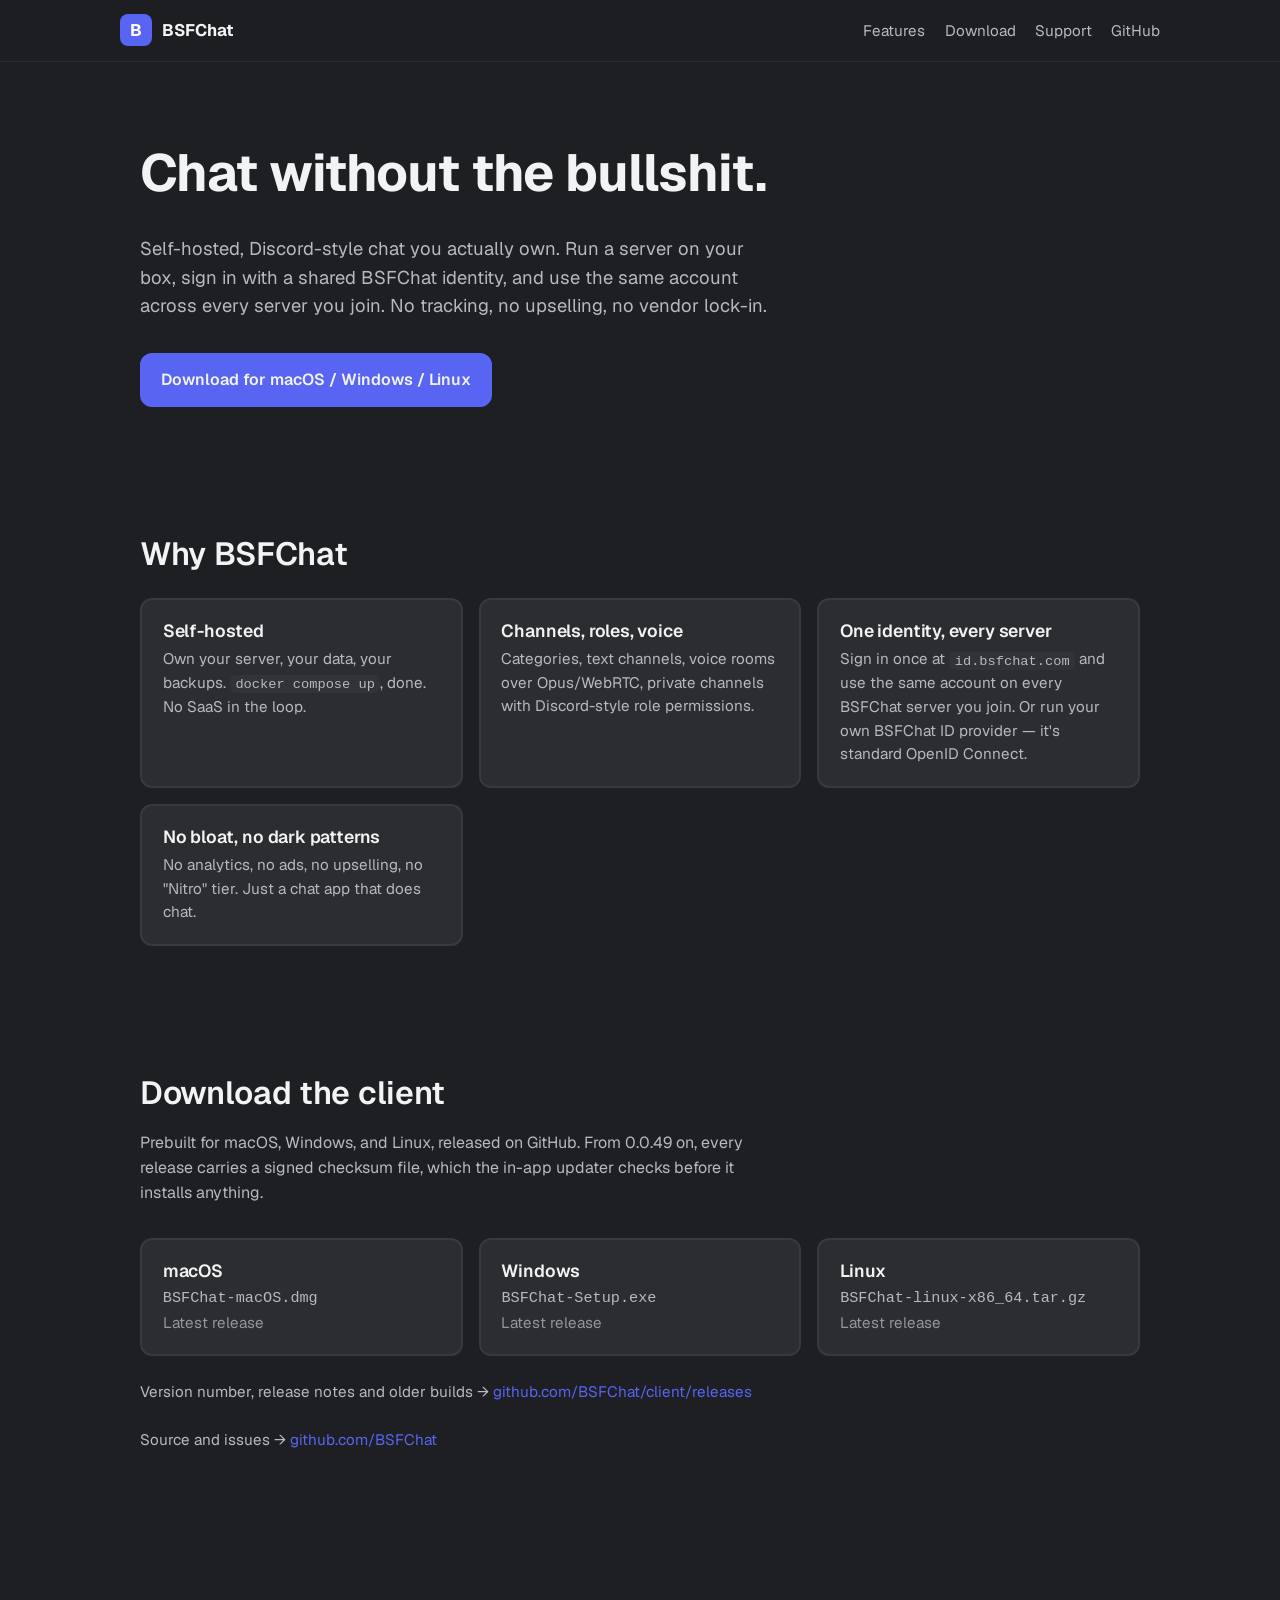
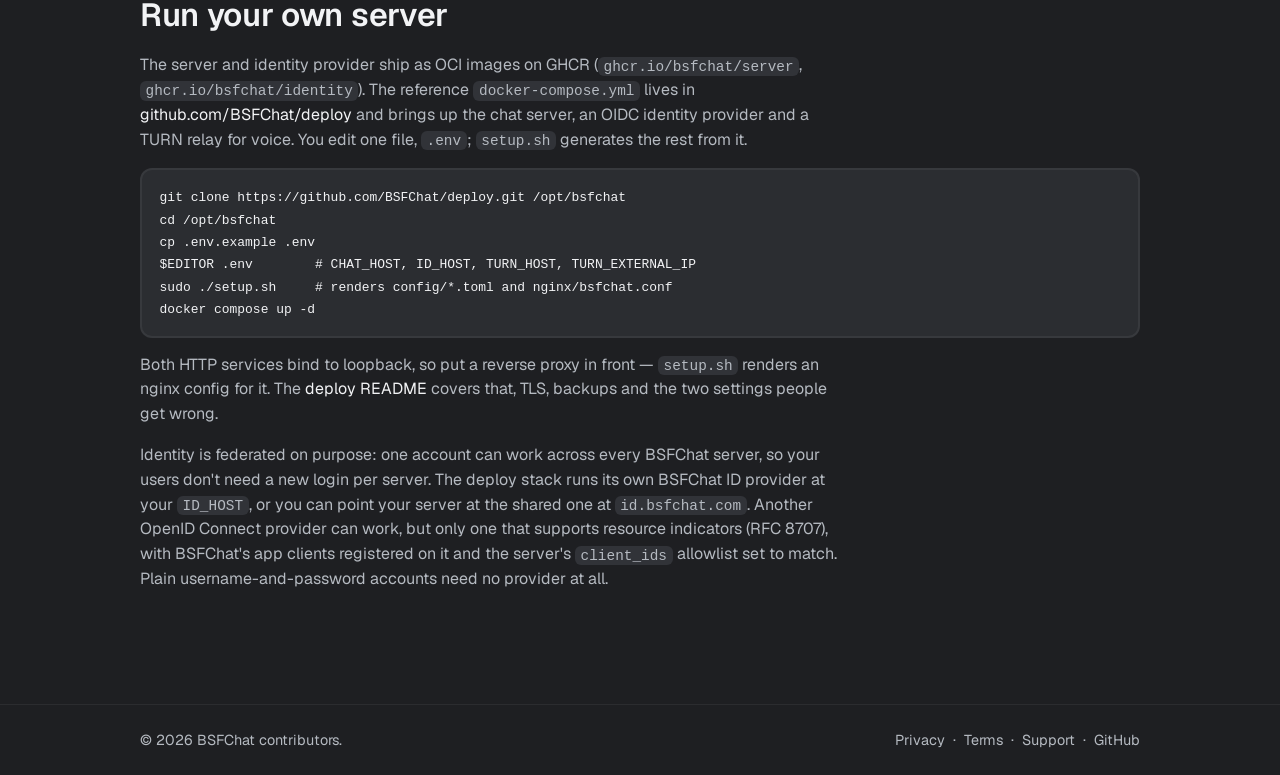
<file: index.html>
<!doctype html>
<html lang="en">
  <head>
    <meta charset="utf-8" />
    <meta name="viewport" content="width=device-width, initial-scale=1" />
    <title>BSFChat — Self-hosted chat, no tracking, no lock-in</title>
    <meta
      name="description"
      content="BSFChat is a self-hosted Discord/Teamspeak-style chat app. Own your server, your identity, your data. No tracking, no upselling, no vendor lock-in."
    />
    <meta name="theme-color" content="#1e1f22" />
    <link rel="canonical" href="https://bsfchat.com/" />
    <meta property="og:type" content="website" />
    <meta property="og:site_name" content="BSFChat" />
    <meta property="og:title" content="BSFChat — Self-hosted chat, no tracking, no lock-in" />
    <meta property="og:description" content="BSFChat is a self-hosted Discord/Teamspeak-style chat app. Own your server, your identity, your data. No tracking, no upselling, no vendor lock-in." />
    <meta property="og:url" content="https://bsfchat.com/" />
    <meta property="og:image" content="https://bsfchat.com/og-image.png" />
    <meta property="og:image:width" content="1200" />
    <meta property="og:image:height" content="630" />
    <meta property="og:image:alt" content="BSFChat: self-hosted chat you actually own." />
    <meta name="twitter:card" content="summary_large_image" />
    <meta name="twitter:image" content="https://bsfchat.com/og-image.png" />
    <meta name="twitter:title" content="BSFChat — Self-hosted chat, no tracking, no lock-in" />
    <meta name="twitter:description" content="BSFChat is a self-hosted Discord/Teamspeak-style chat app. Own your server, your identity, your data. No tracking, no upselling, no vendor lock-in." />
    <link rel="icon" type="image/svg+xml" href="/favicon.svg" />
    <link rel="stylesheet" href="/styles.css" />
  </head>
  <body>
    <header class="site-header">
      <div class="container header-inner">
        <a class="brand" href="/">
          <span class="brand-glyph" aria-hidden="true">B</span>
          <span class="brand-word">BSFChat</span>
        </a>
        <nav class="site-nav" aria-label="Primary">
          <a href="#features">Features</a>
          <a href="#download">Download</a>
          <a href="/support/">Support</a>
          <a href="https://github.com/BSFChat" rel="noopener">GitHub</a>
        </nav>
      </div>
    </header>

    <main>
      <section class="hero">
        <div class="container">
          <h1>Chat without the bullshit.</h1>
          <p class="lede">
            Self-hosted, Discord-style chat you actually own. Run a server on
            your box, sign in with a shared BSFChat identity, and use the same
            account across every server you join. No tracking, no upselling,
            no vendor lock-in.
          </p>
          <a class="btn btn-primary" href="#download">
            Download for macOS / Windows / Linux
          </a>
        </div>
      </section>

      <section id="features" class="features">
        <div class="container">
          <h2>Why BSFChat</h2>
          <div class="tiles">
            <article class="tile">
              <h3>Self-hosted</h3>
              <p>
                Own your server, your data, your backups. <code>docker compose
                up</code>, done. No SaaS in the loop.
              </p>
            </article>
            <article class="tile">
              <h3>Channels, roles, voice</h3>
              <p>
                Categories, text channels, voice rooms over Opus/WebRTC, private
                channels with Discord-style role permissions.
              </p>
            </article>
            <article class="tile">
              <h3>One identity, every server</h3>
              <p>
                Sign in once at <code>id.bsfchat.com</code> and use the same
                account on every BSFChat server you join. Or run your own
                BSFChat ID provider &mdash; it's standard OpenID Connect.
              </p>
            </article>
            <article class="tile">
              <h3>No bloat, no dark patterns</h3>
              <p>
                No analytics, no ads, no upselling, no "Nitro" tier. Just a chat
                app that does chat.
              </p>
            </article>
          </div>
        </div>
      </section>

      <section id="download" class="download">
        <div class="container">
          <h2>Download the client</h2>
          <p class="section-lede">
            Prebuilt for macOS, Windows, and Linux, released on GitHub. From
            0.0.49 on, every release carries a signed checksum file, which the
            in-app updater checks before it installs anything.
          </p>
          <div class="tiles">
            <a
              class="tile tile-link download-tile"
              data-platform="macos"
              href="https://github.com/BSFChat/client/releases/latest/download/BSFChat-macOS.dmg"
            >
              <h3>macOS</h3>
              <p class="download-file">BSFChat-macOS.dmg</p>
              <p class="download-version">Latest release</p>
            </a>
            <a
              class="tile tile-link download-tile"
              data-platform="windows"
              href="https://github.com/BSFChat/client/releases/latest/download/BSFChat-Setup.exe"
            >
              <h3>Windows</h3>
              <p class="download-file">BSFChat-Setup.exe</p>
              <p class="download-version">Latest release</p>
            </a>
            <a
              class="tile tile-link download-tile"
              data-platform="linux"
              href="https://github.com/BSFChat/client/releases/latest/download/BSFChat-linux-x86_64.tar.gz"
            >
              <h3>Linux</h3>
              <p class="download-file">BSFChat-linux-x86_64.tar.gz</p>
              <p class="download-version">Latest release</p>
            </a>
          </div>
          <p class="download-meta">
            Version number, release notes and older builds →
            <a href="https://github.com/BSFChat/client/releases/latest" rel="noopener"
              >github.com/BSFChat/client/releases</a
            >
          </p>
          <p class="download-meta">
            Source and issues →
            <a href="https://github.com/BSFChat" rel="noopener"
              >github.com/BSFChat</a
            >
          </p>
        </div>
      </section>

      <section id="self-host" class="self-host">
        <div class="container">
          <h2>Run your own server</h2>
          <p>
            The server and identity provider ship as OCI images on GHCR
            (<code>ghcr.io/bsfchat/server</code>,
            <code>ghcr.io/bsfchat/identity</code>). The reference
            <code>docker-compose.yml</code> lives in
            <a href="https://github.com/BSFChat/deploy" rel="noopener"
              >github.com/BSFChat/deploy</a
            >
            and brings up the chat server, an OIDC identity provider and a
            TURN relay for voice. You edit one file, <code>.env</code>;
            <code>setup.sh</code> generates the rest from it.
          </p>
          <pre><code>git clone https://github.com/BSFChat/deploy.git /opt/bsfchat
cd /opt/bsfchat
cp .env.example .env
$EDITOR .env        # CHAT_HOST, ID_HOST, TURN_HOST, TURN_EXTERNAL_IP
sudo ./setup.sh     # renders config/*.toml and nginx/bsfchat.conf
docker compose up -d</code></pre>
          <p>
            Both HTTP services bind to loopback, so put a reverse proxy in
            front &mdash; <code>setup.sh</code> renders an nginx config for
            it. The
            <a href="https://github.com/BSFChat/deploy#readme" rel="noopener"
              >deploy README</a
            >
            covers that, TLS, backups and the two settings people get wrong.
          </p>
          <p>
            Identity is federated on purpose: one account can work across
            every BSFChat server, so your users don't need a new login per
            server. The deploy stack runs its own BSFChat ID provider at your
            <code>ID_HOST</code>, or you can point your server at the shared
            one at <code>id.bsfchat.com</code>. Another OpenID Connect provider
            can work, but only one that supports resource indicators
            (RFC&nbsp;8707), with BSFChat's app clients registered on it and the
            server's <code>client_ids</code> allowlist set to match. Plain
            username-and-password accounts need no provider at all.
          </p>
        </div>
      </section>
    </main>

    <footer class="site-footer">
      <div class="container footer-inner">
        <p>&copy; 2026 BSFChat contributors.</p>
        <p>
          <a href="/privacy/">Privacy</a>
          &nbsp;·&nbsp;
          <a href="/terms/">Terms</a>
          &nbsp;·&nbsp;
          <a href="/support/">Support</a>
          &nbsp;·&nbsp;
          <a href="https://github.com/BSFChat" rel="noopener">GitHub</a>
        </p>
      </div>
    </footer>

    <!--
      No script on this page, deliberately. Fetching the version from the
      GitHub releases API in the browser would hand every visitor's IP and
      User-Agent to a third party before they clicked anything. The download
      links use GitHub's releases/latest/download/<asset> redirect, which
      always resolves to the newest release, so the cards need no version
      number to work; the exact version is one click away on the releases
      page. Asset names must match the softprops/action-gh-release "files:"
      list in BSFChat/client .github/workflows/ci.yml.
    -->
  </body>
</html>
</file>
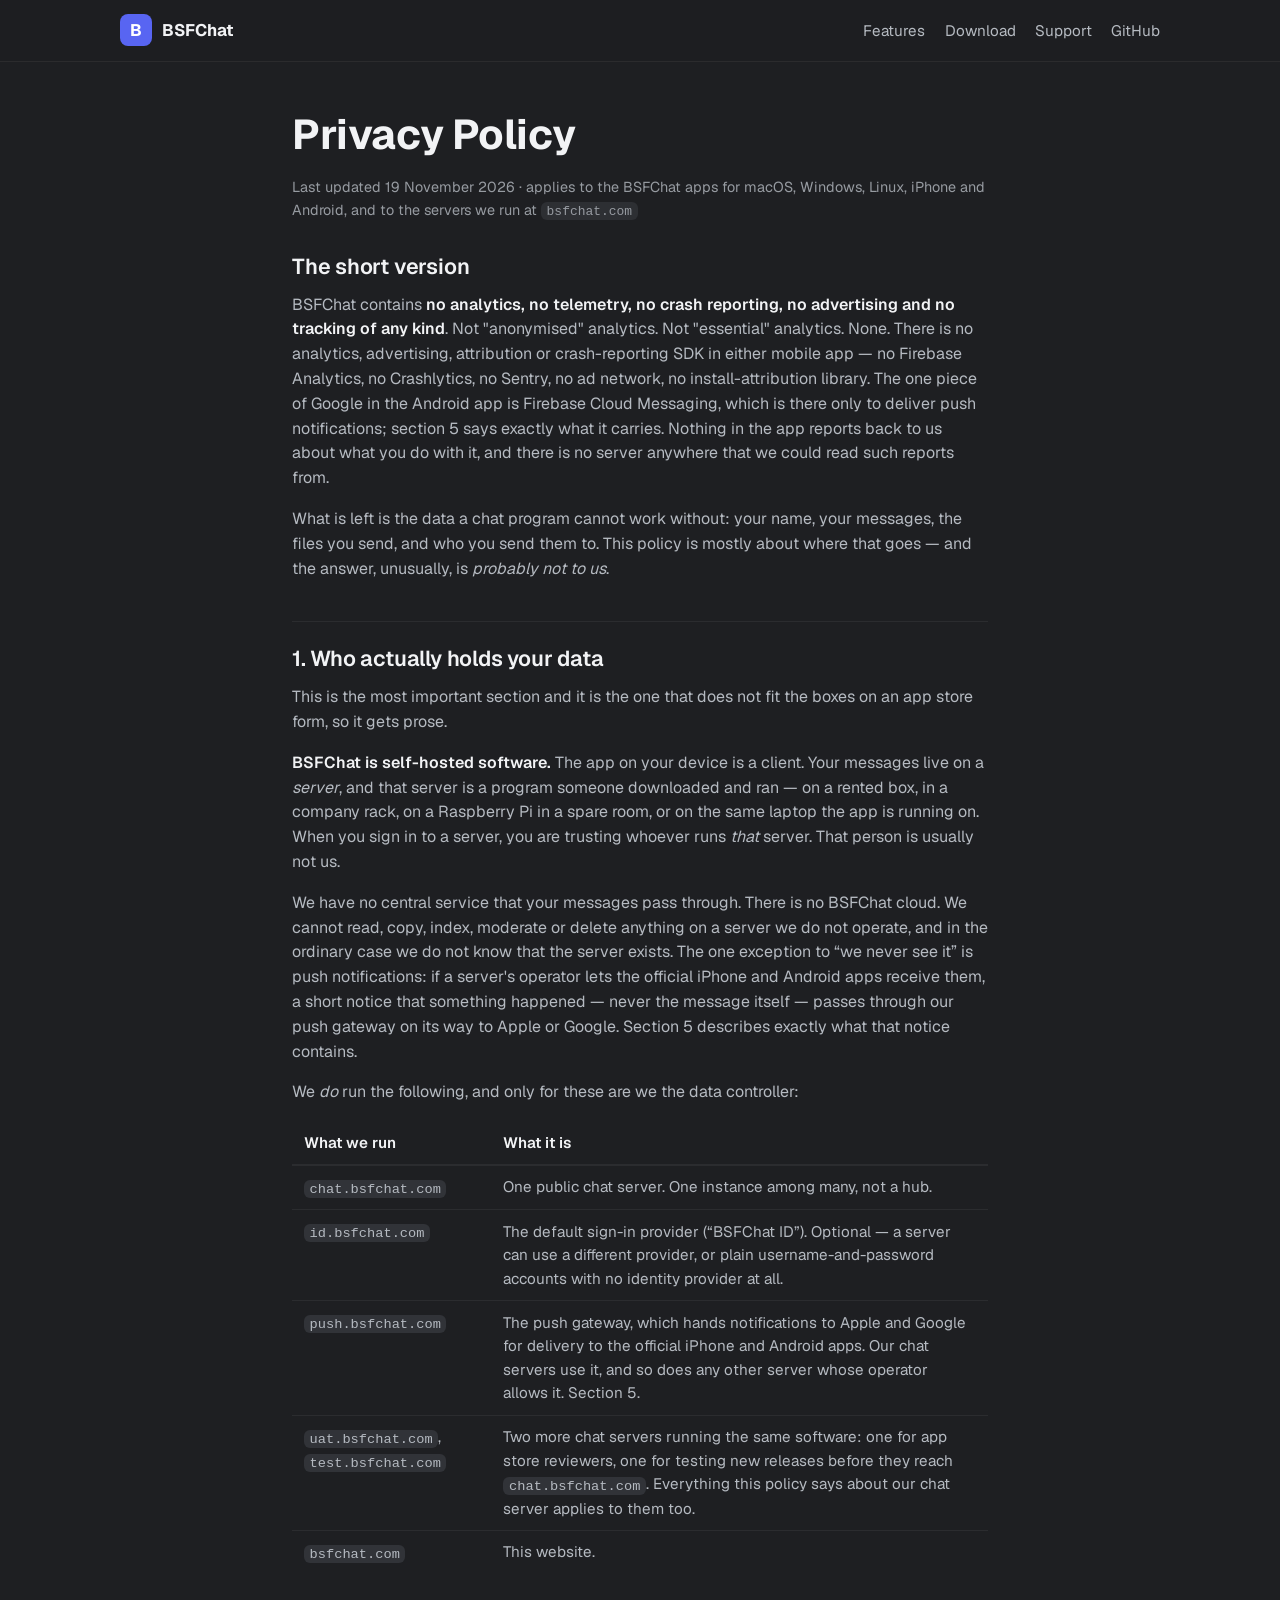
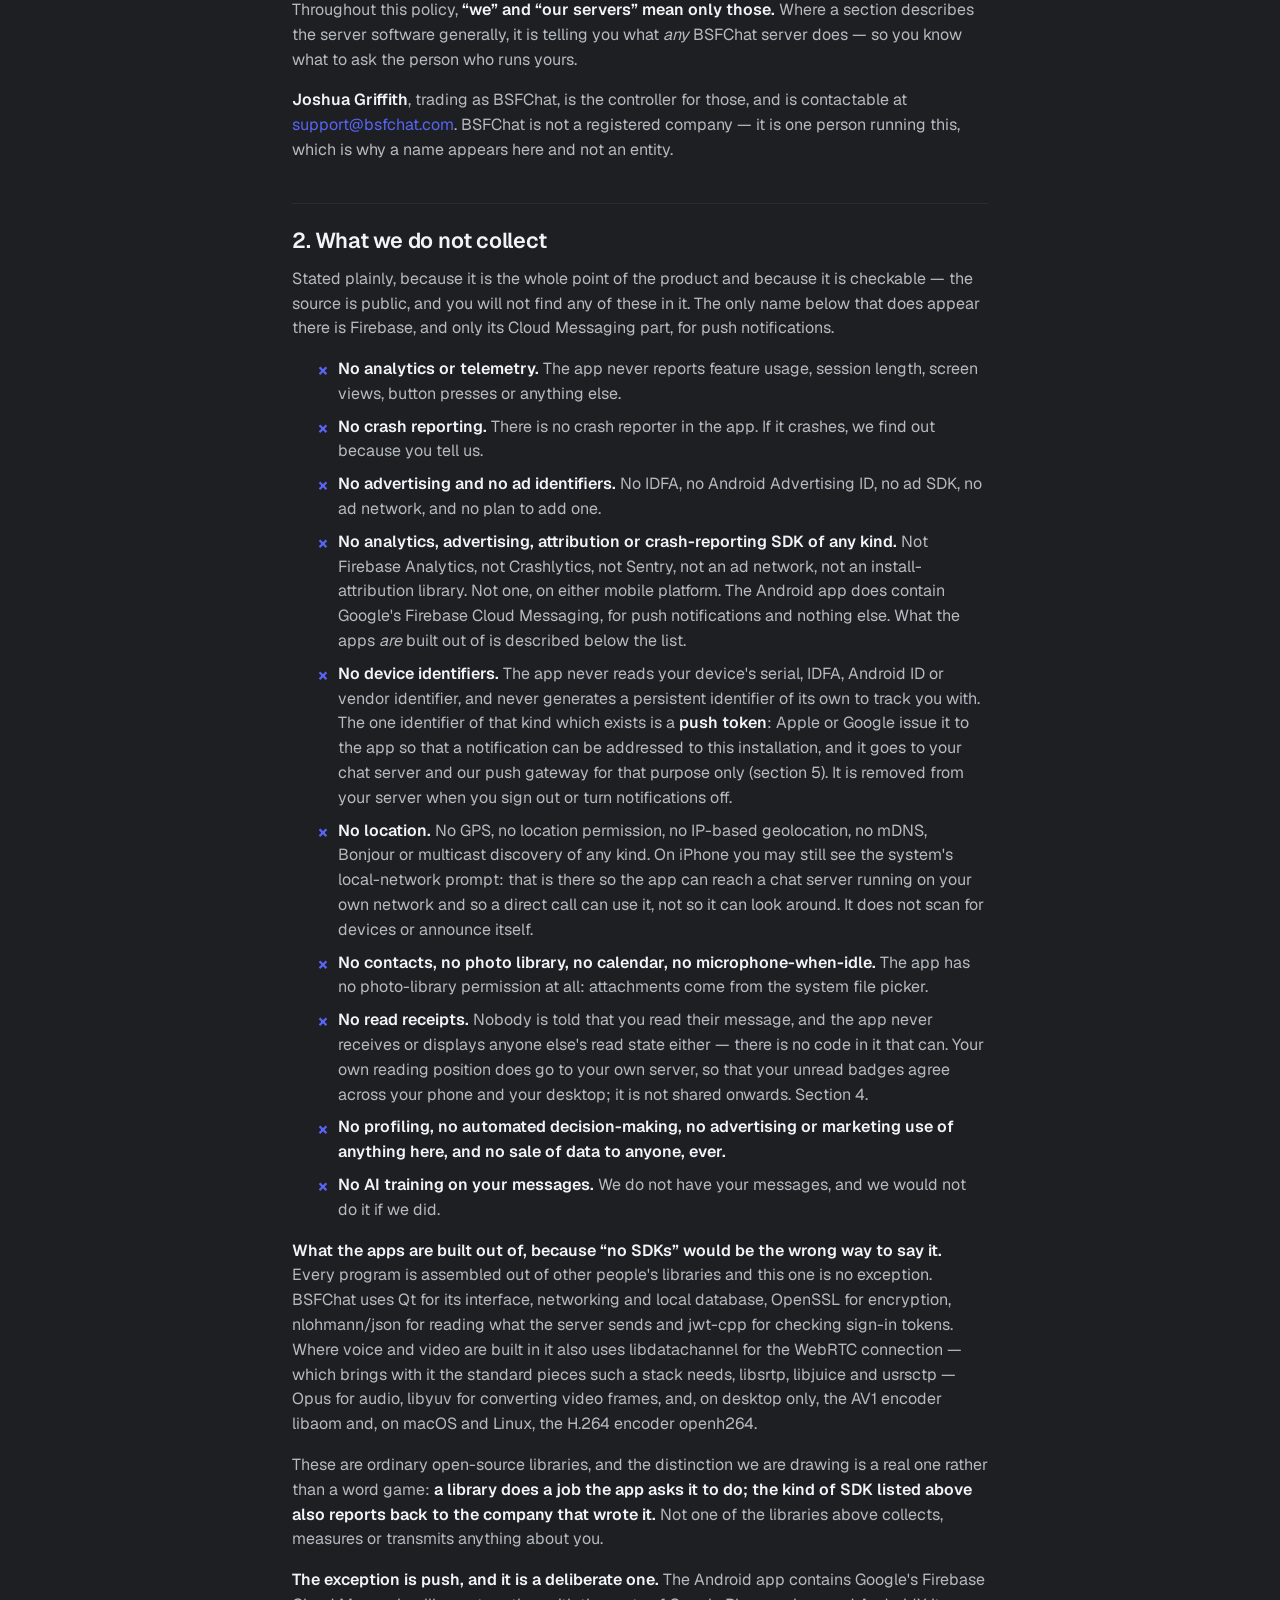
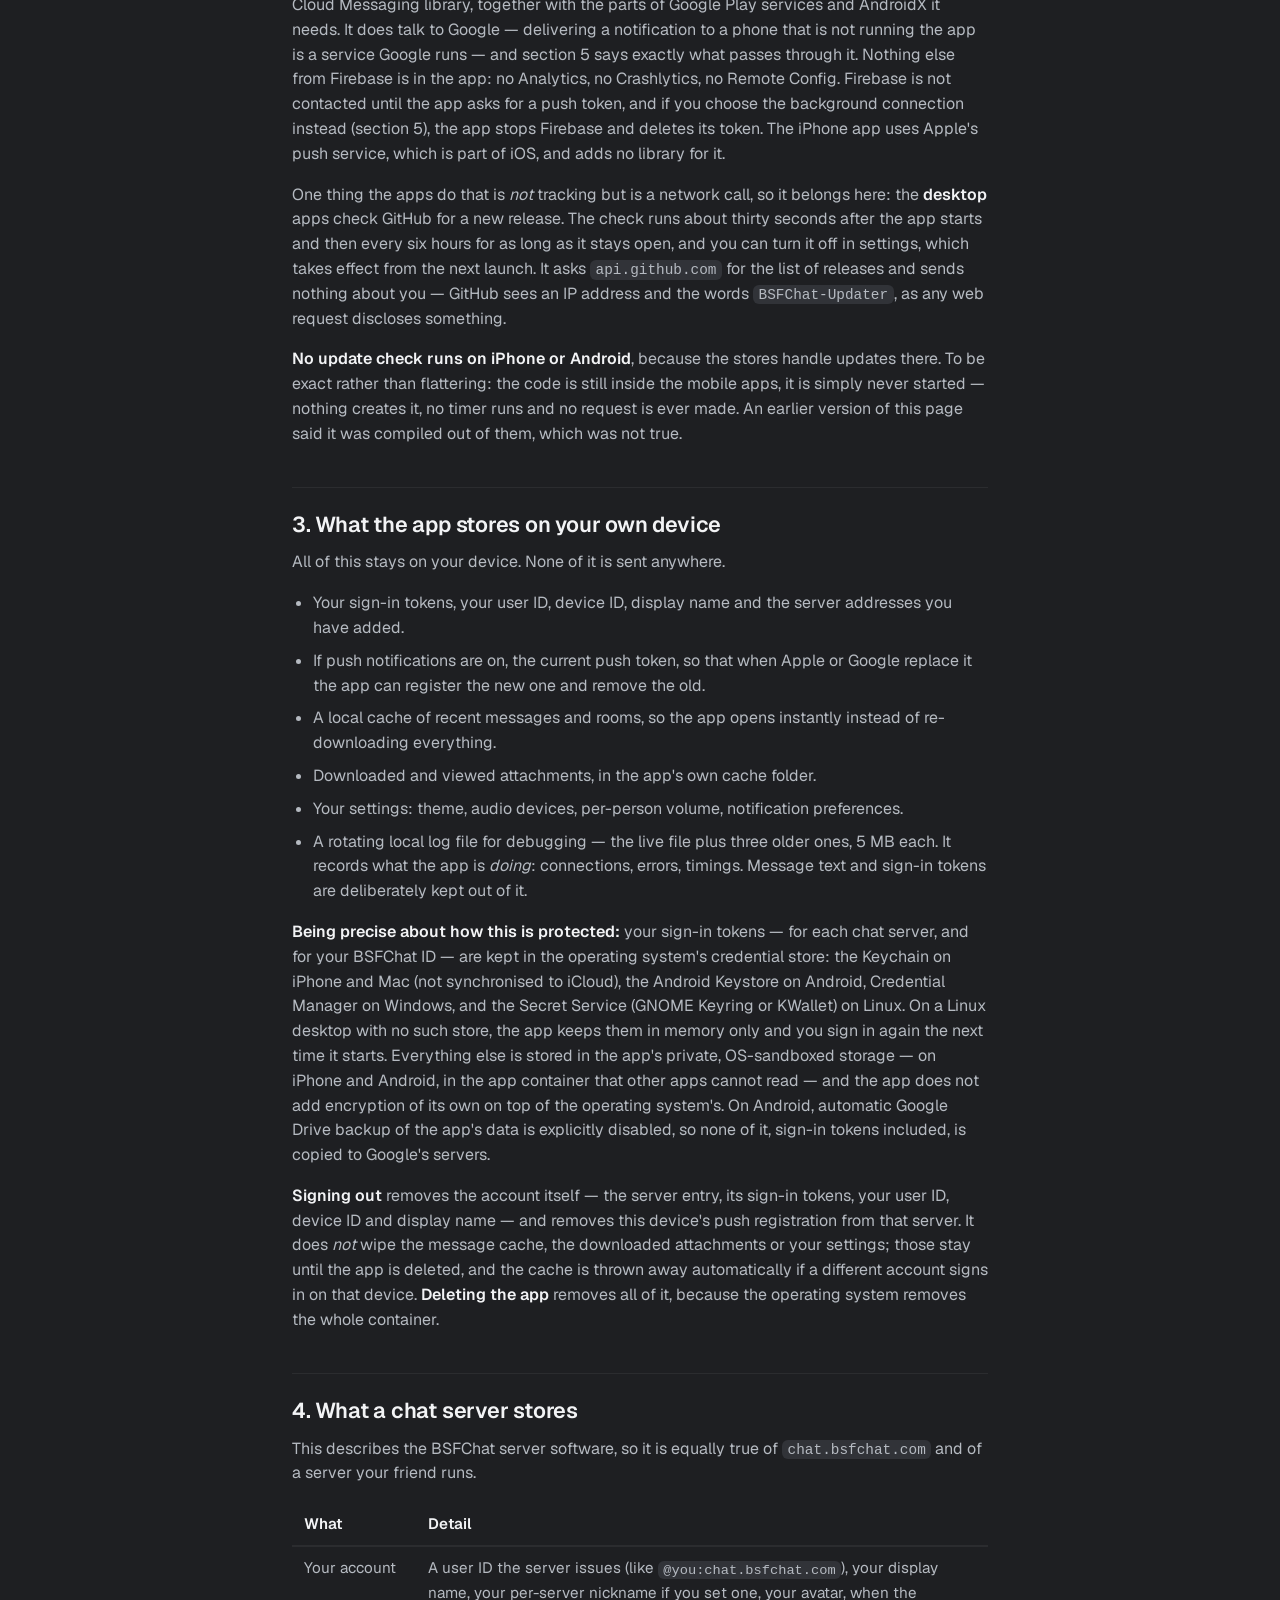
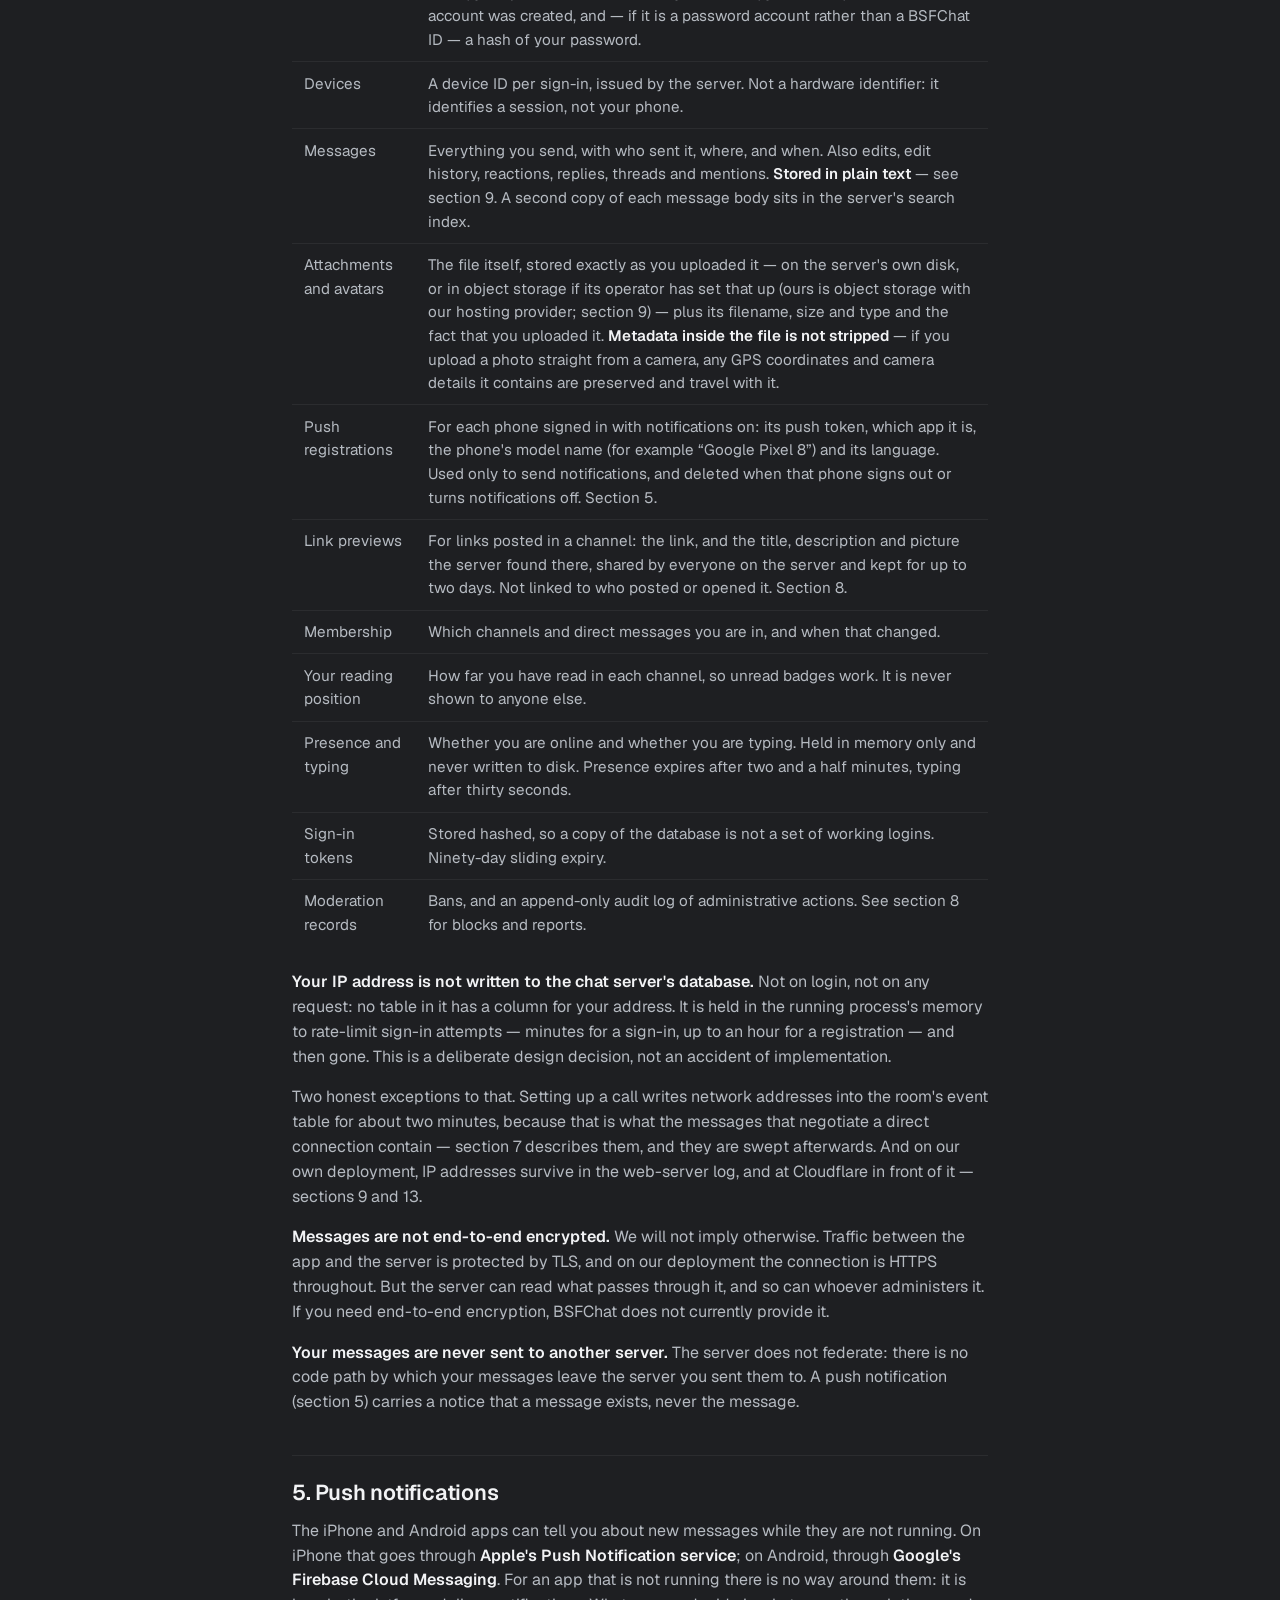
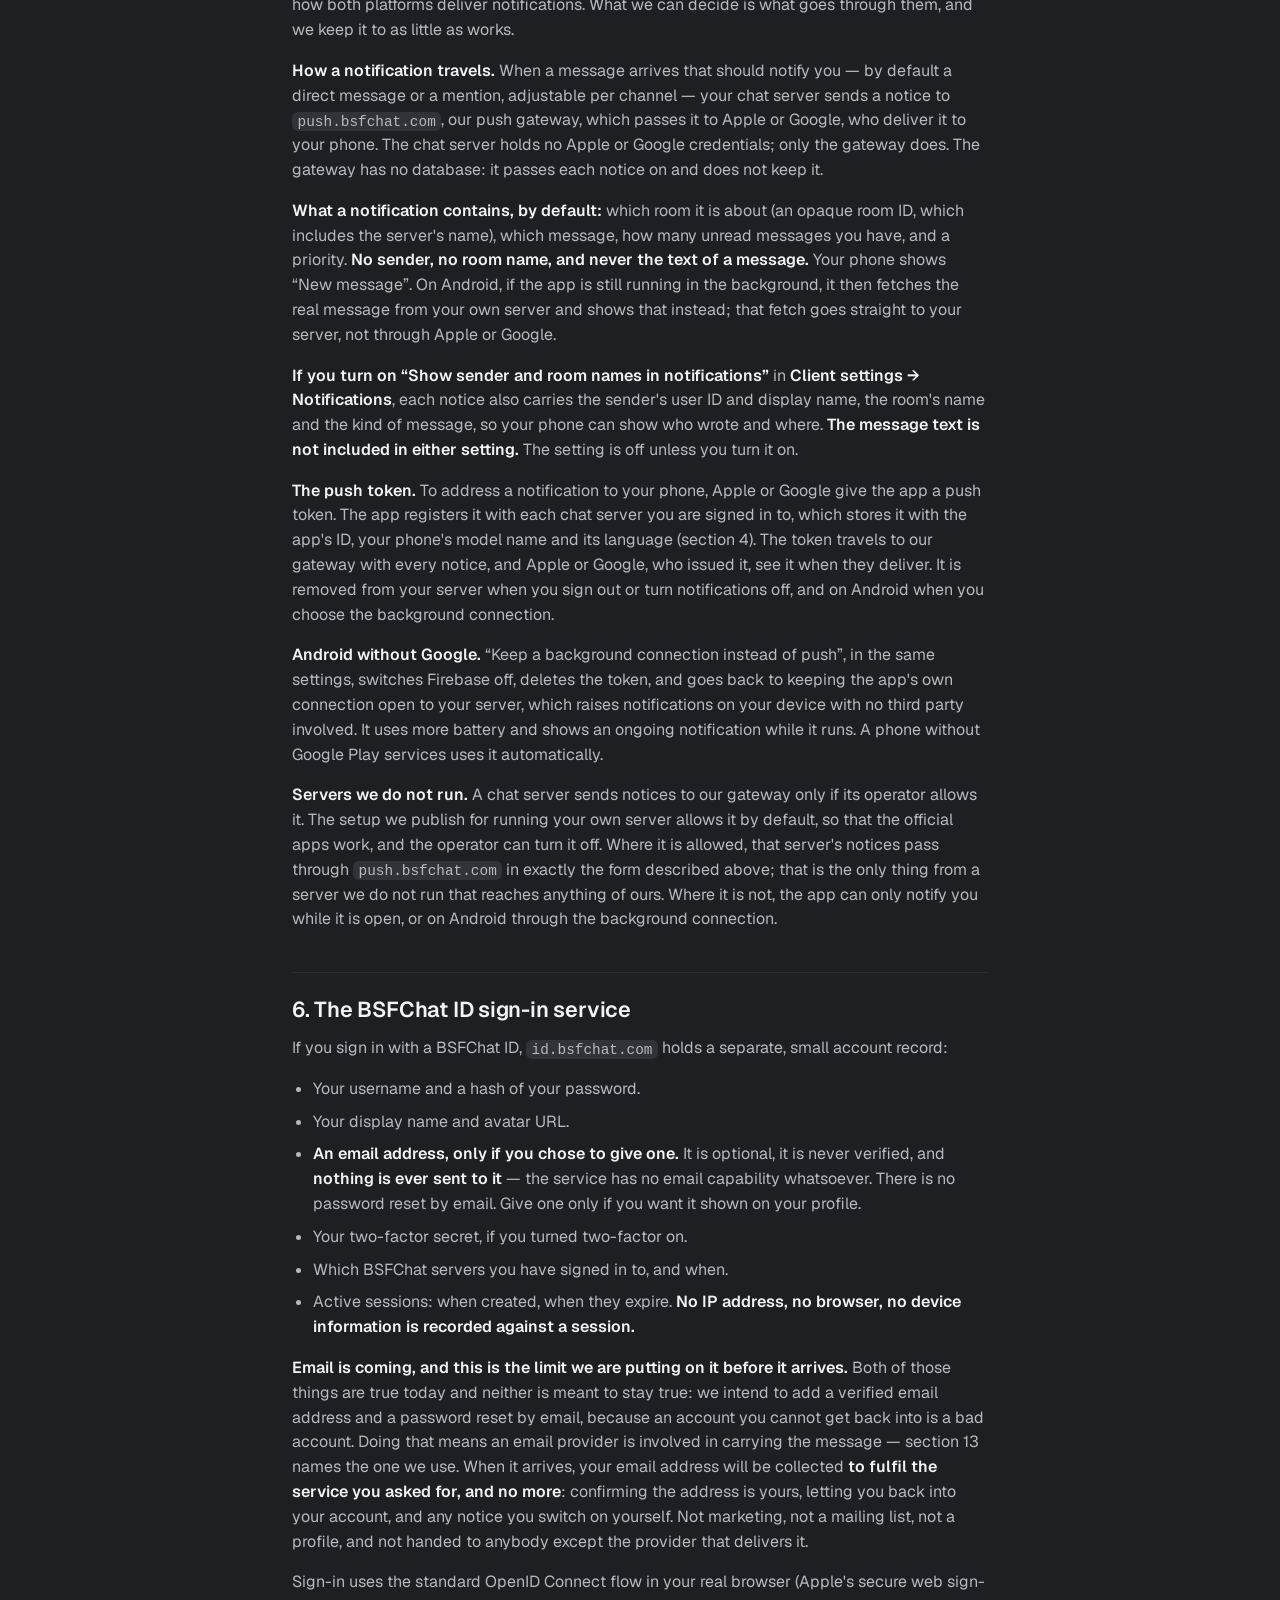
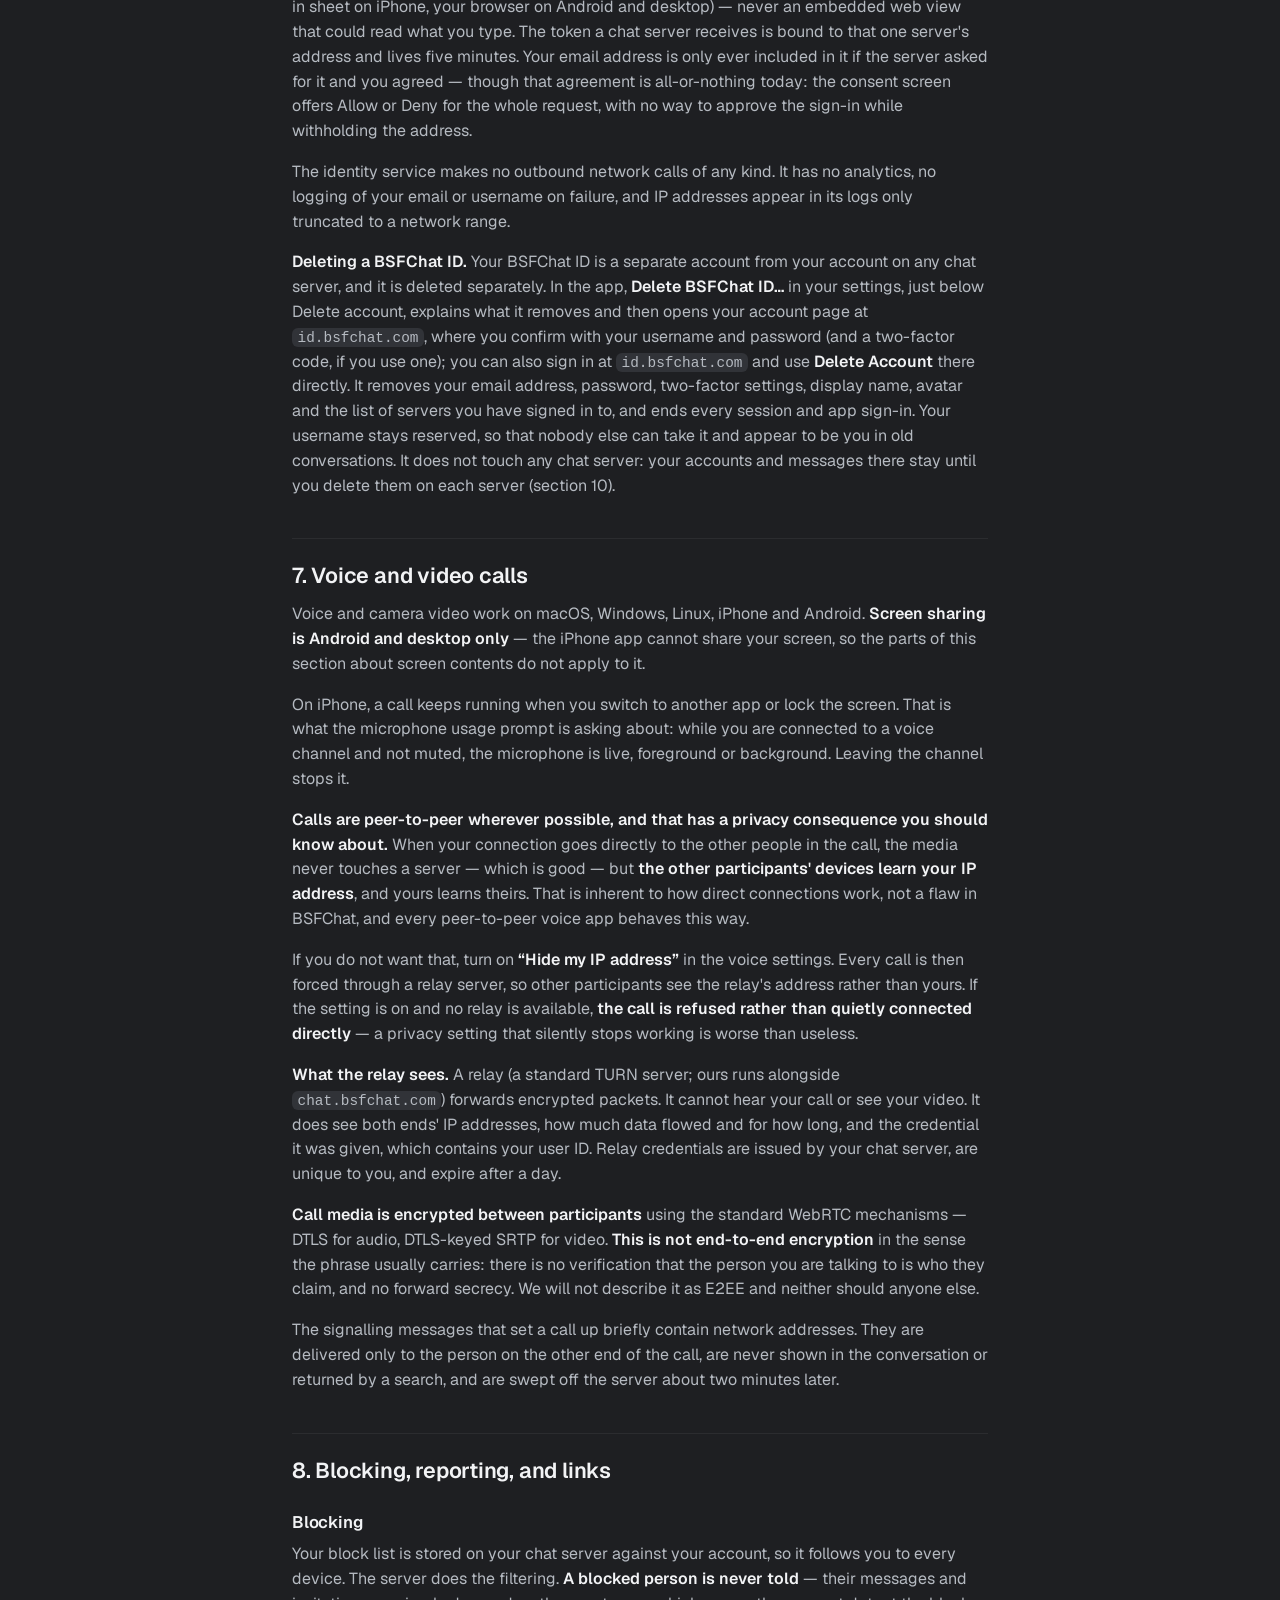
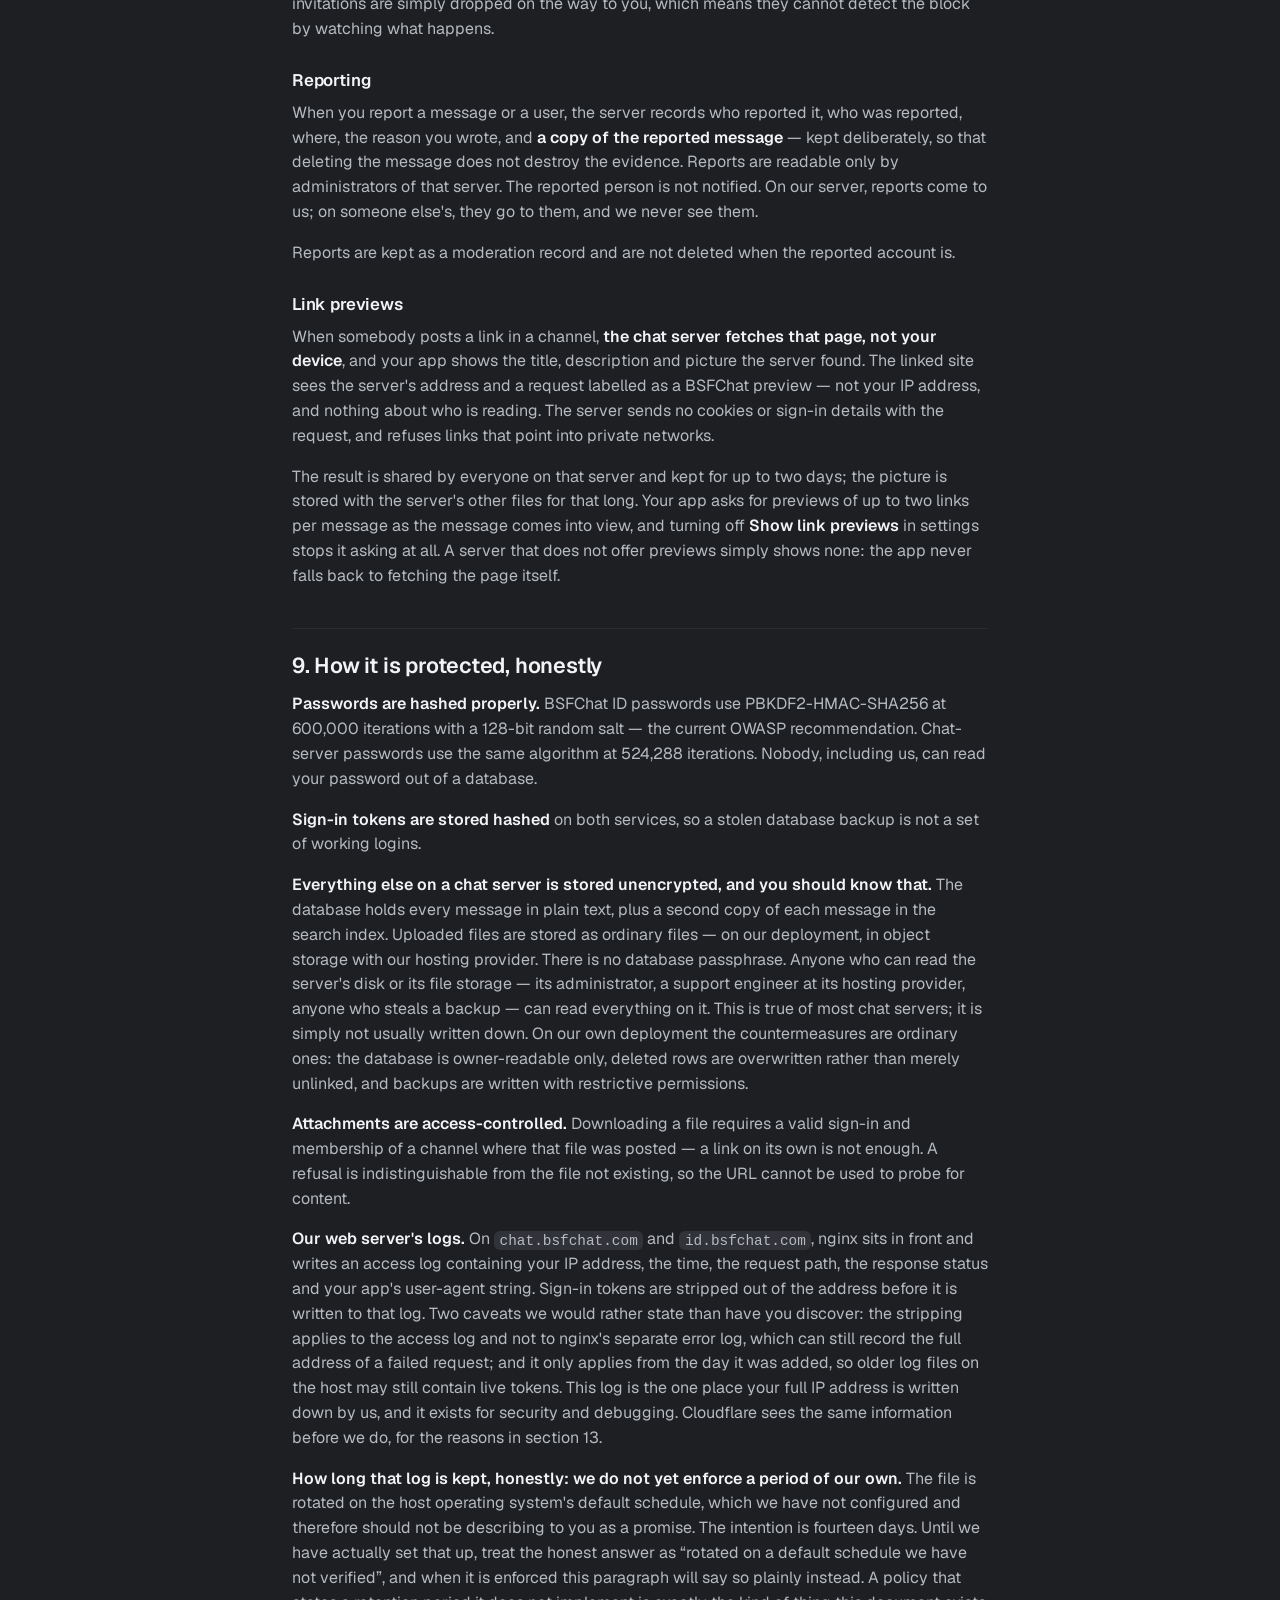
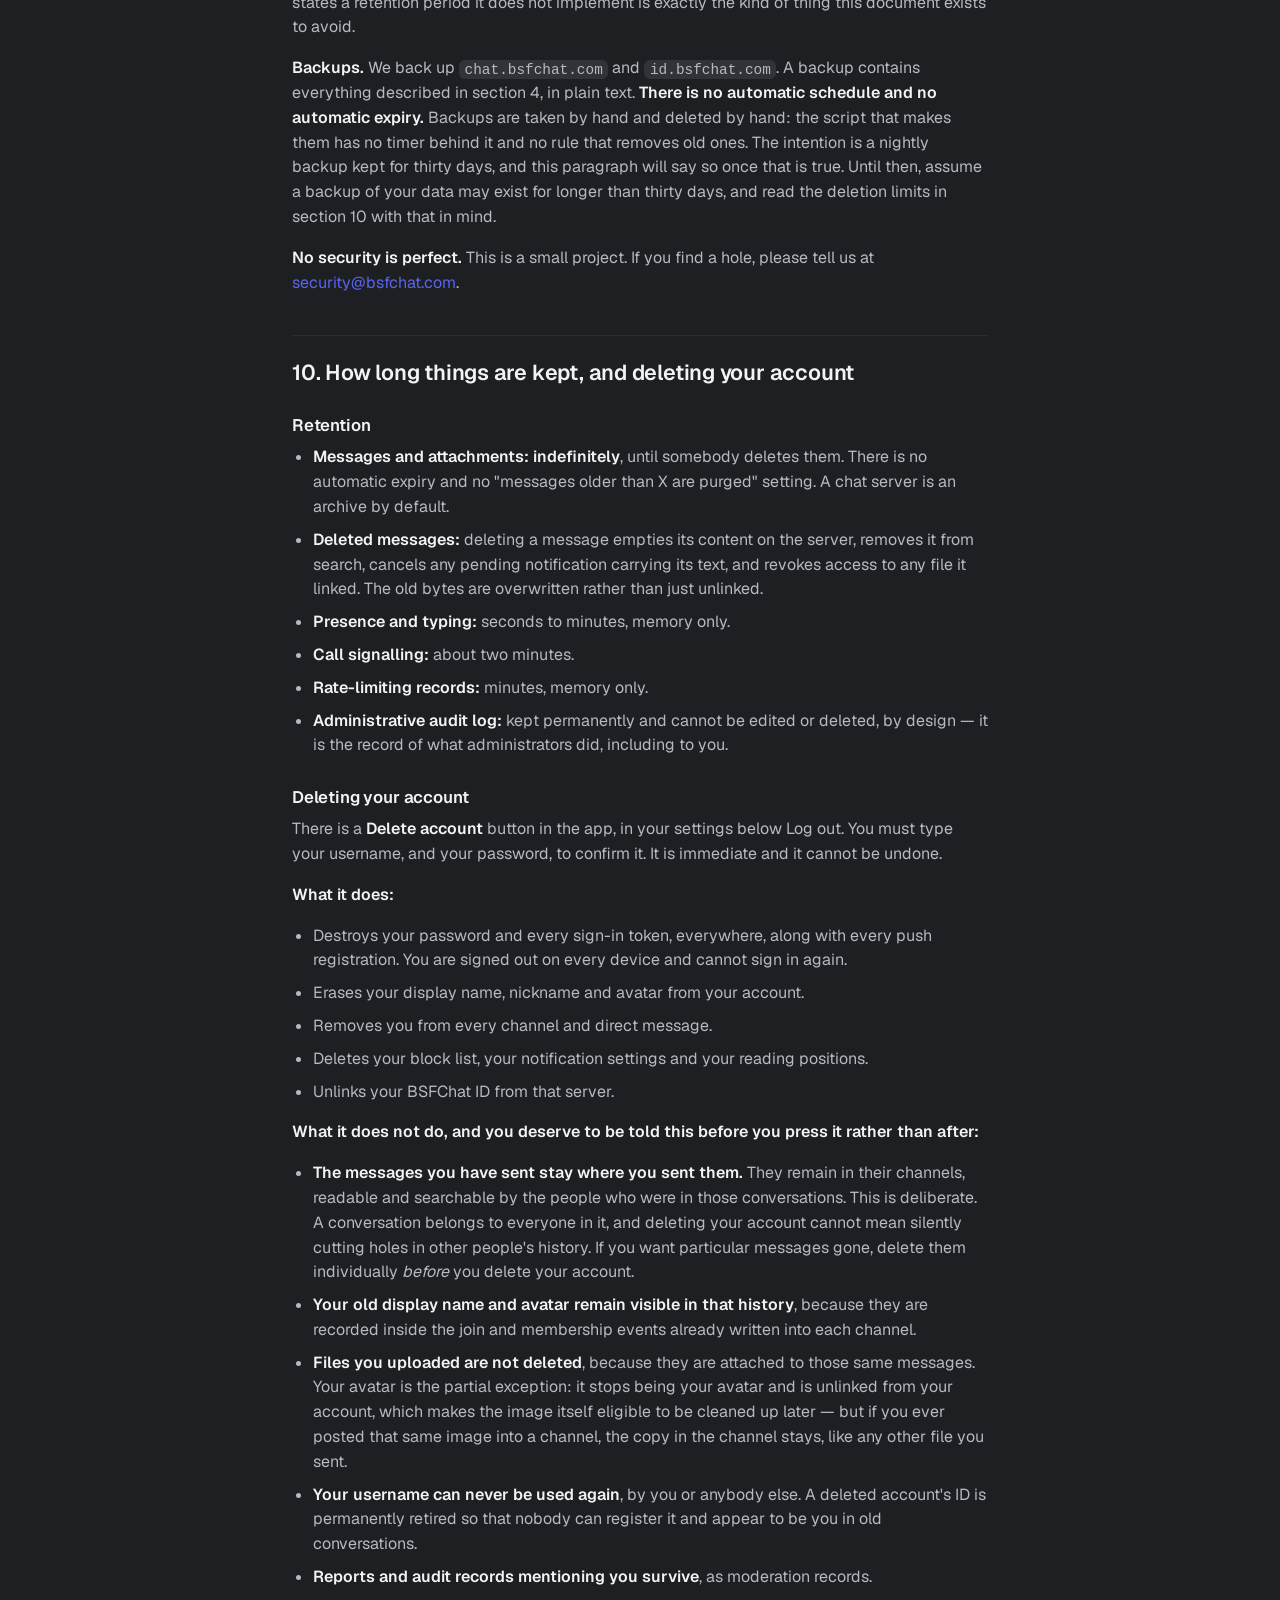
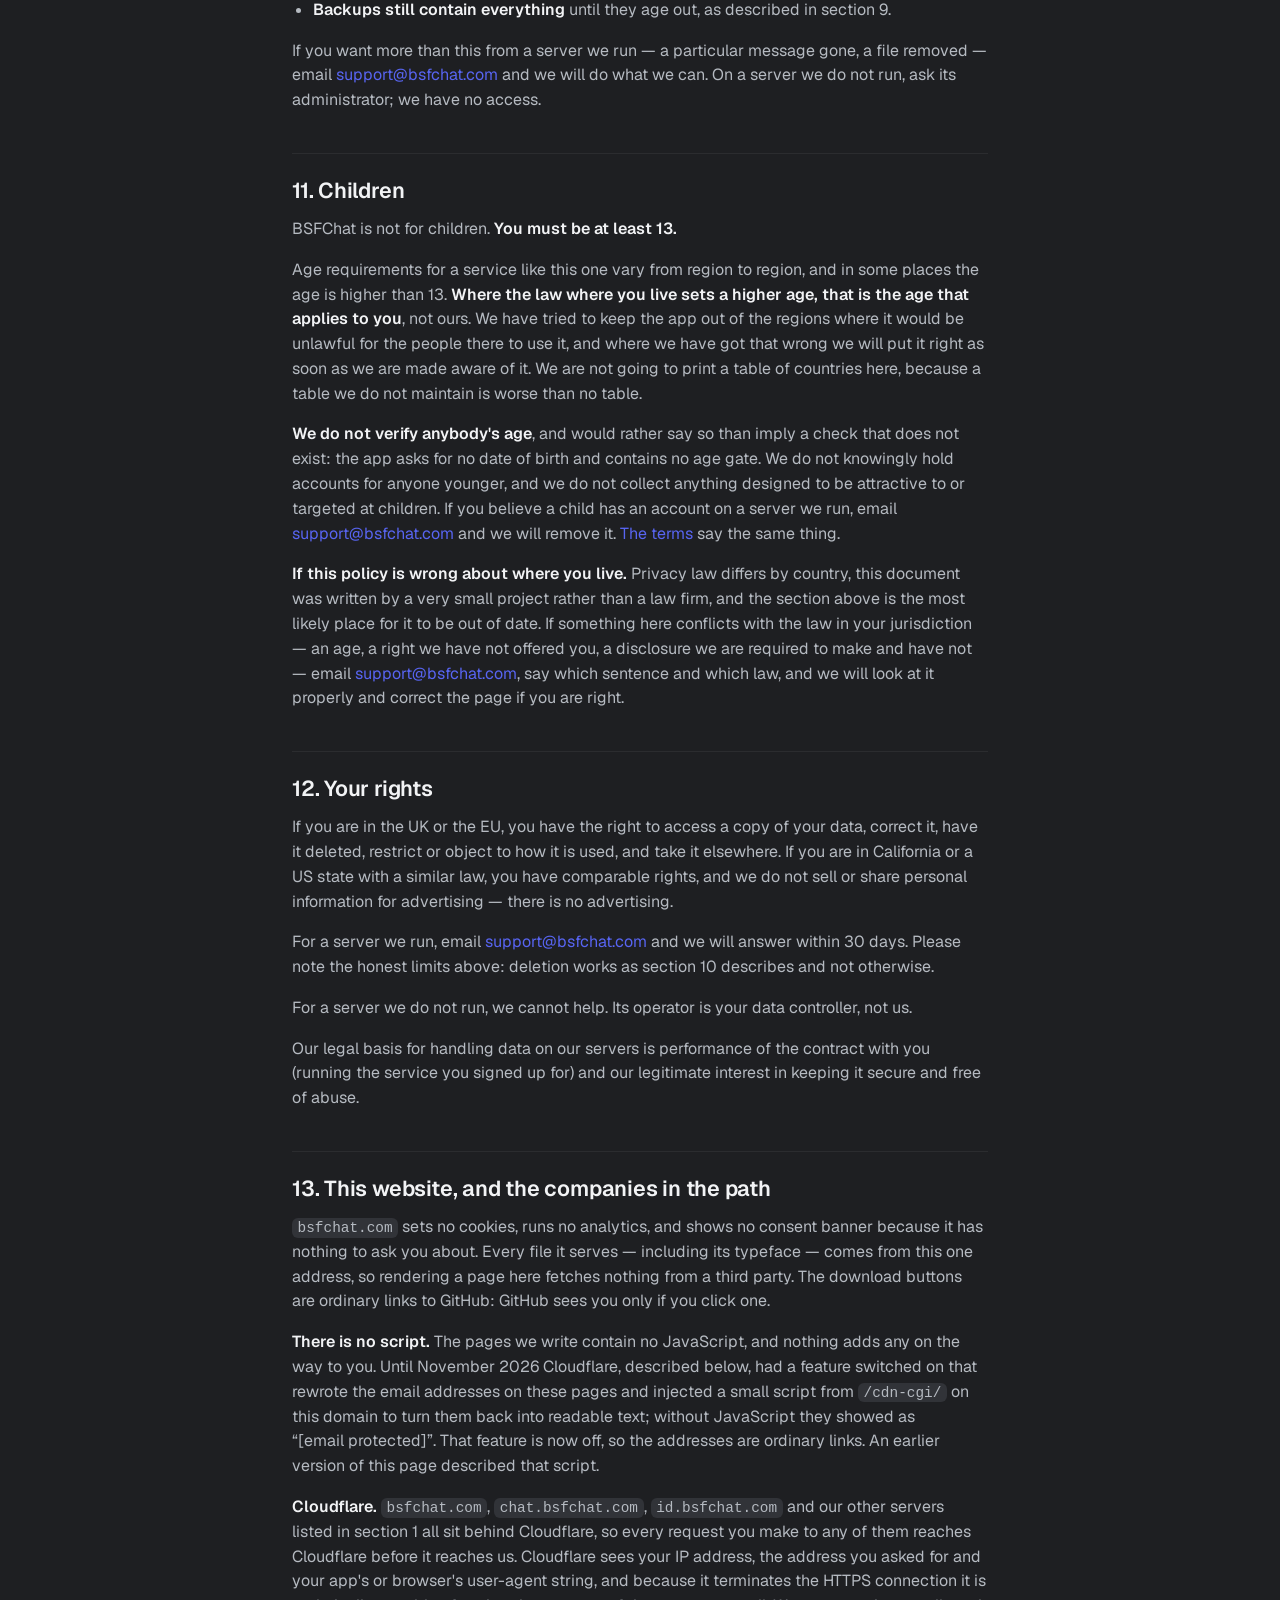
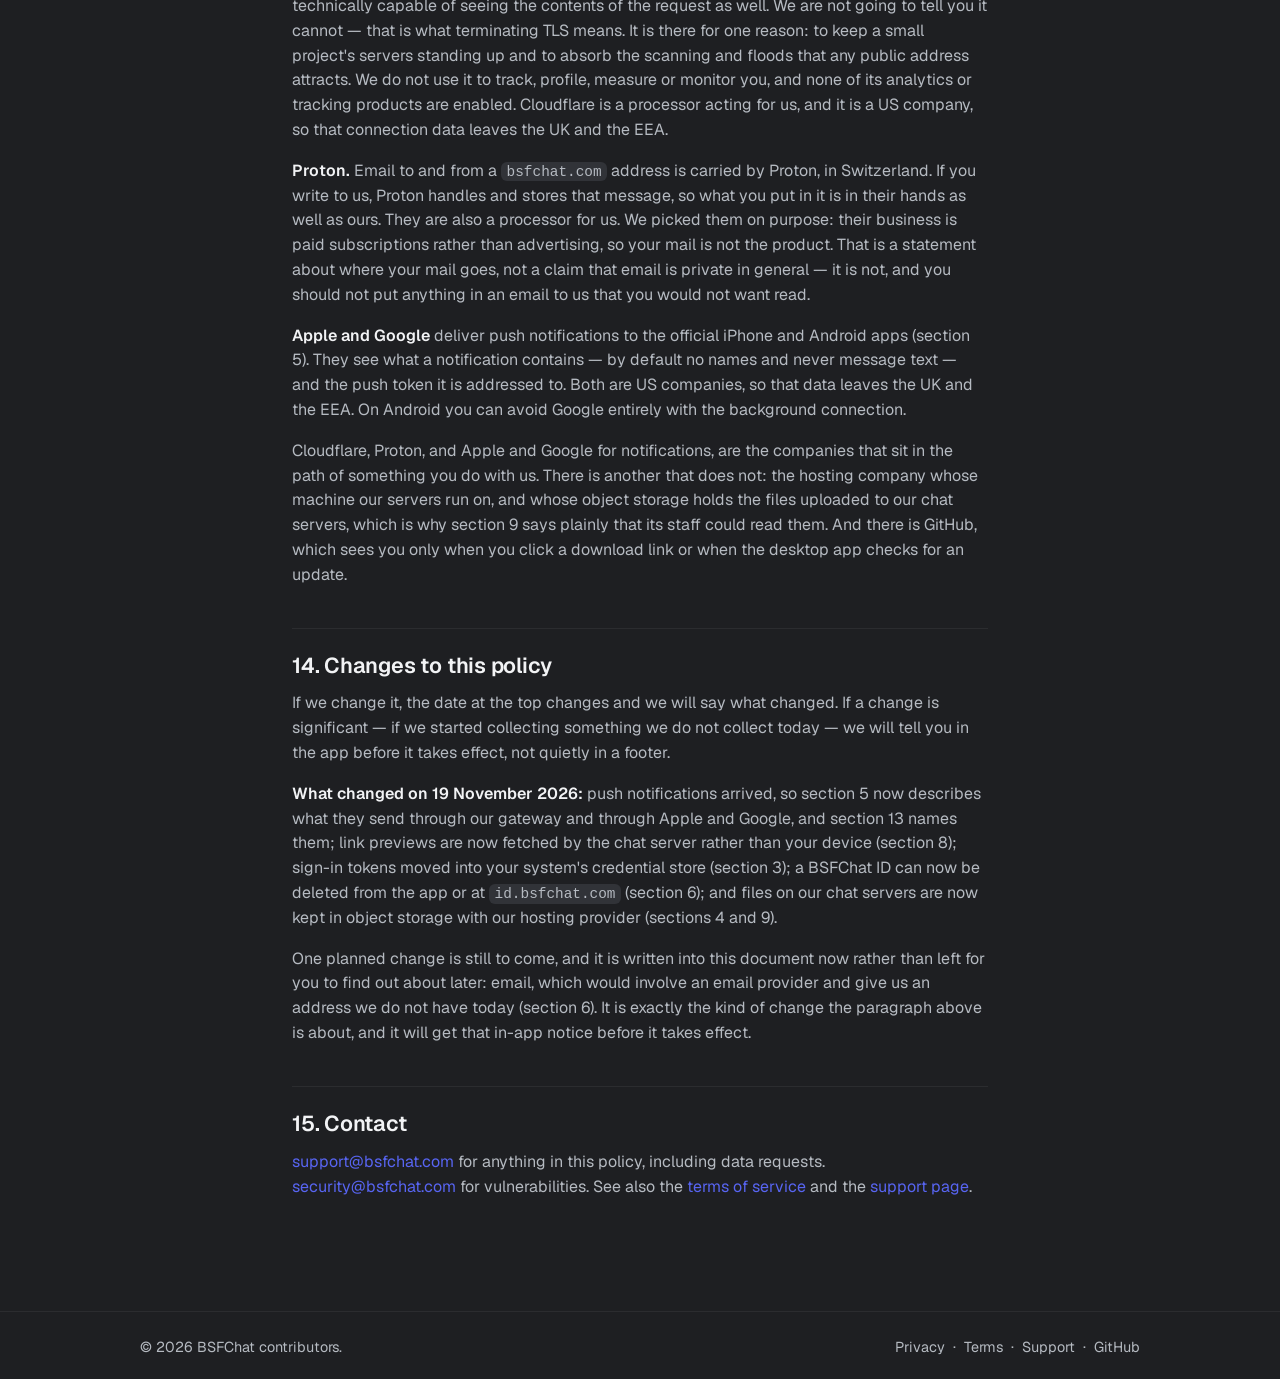
<file: privacy/index.html>
<!doctype html>
<html lang="en">
  <head>
    <meta charset="utf-8" />
    <meta name="viewport" content="width=device-width, initial-scale=1" />
    <title>Privacy Policy — BSFChat</title>
    <meta
      name="description"
      content="What BSFChat collects, what it deliberately does not, and where it all goes. No analytics, no crash reporting, no ads, no tracking — and a plain explanation of what self-hosting means for your data."
    />
    <meta name="theme-color" content="#1e1f22" />
    <link rel="canonical" href="https://bsfchat.com/privacy/" />
    <meta property="og:type" content="website" />
    <meta property="og:site_name" content="BSFChat" />
    <meta property="og:title" content="Privacy Policy — BSFChat" />
    <meta property="og:description" content="What BSFChat collects, what it deliberately does not, and where it all goes. No analytics, no crash reporting, no ads, no tracking — and a plain explanation of what self-hosting means for your data." />
    <meta property="og:url" content="https://bsfchat.com/privacy/" />
    <meta name="twitter:card" content="summary" />
    <meta name="twitter:title" content="Privacy Policy — BSFChat" />
    <meta name="twitter:description" content="What BSFChat collects, what it deliberately does not, and where it all goes. No analytics, no crash reporting, no ads, no tracking — and a plain explanation of what self-hosting means for your data." />
    <link rel="icon" type="image/svg+xml" href="/favicon.svg" />
    <link rel="stylesheet" href="/styles.css" />
  </head>
  <body>
    <header class="site-header">
      <div class="container header-inner">
        <a class="brand" href="/">
          <span class="brand-glyph" aria-hidden="true">B</span>
          <span class="brand-word">BSFChat</span>
        </a>
        <nav class="site-nav" aria-label="Primary">
          <a href="/#features">Features</a>
          <a href="/#download">Download</a>
          <a href="/support/">Support</a>
          <a href="https://github.com/BSFChat" rel="noopener">GitHub</a>
        </nav>
      </div>
    </header>

    <main>
      <section class="doc">
        <div class="container">
          <h1>Privacy Policy</h1>
          <p class="doc-meta">
            Last updated 19 November 2026 &middot; applies to the BSFChat apps
            for macOS, Windows, Linux, iPhone and Android, and to the servers we
            run at <code>bsfchat.com</code>
          </p>

          <h2>The short version</h2>
          <p>
            BSFChat contains <strong>no analytics, no telemetry, no crash
            reporting, no advertising and no tracking of any kind</strong>. Not
            "anonymised" analytics. Not "essential" analytics. None. There is no
            analytics, advertising, attribution or crash-reporting SDK in either
            mobile app — no Firebase Analytics, no Crashlytics, no Sentry, no ad
            network, no install-attribution library. The one piece of Google in
            the Android app is Firebase Cloud Messaging, which is there only to
            deliver push notifications; section 5 says exactly what it carries.
            Nothing in the app reports back to us about what you do with it, and
            there is no server anywhere that we could read such reports from.
          </p>
          <p>
            What is left is the data a chat program cannot work without: your
            name, your messages, the files you send, and who you send them to.
            This policy is mostly about where that goes — and the answer, unusually,
            is <em>probably not to us</em>.
          </p>

          <h2 id="self-hosting">1. Who actually holds your data</h2>
          <p>
            This is the most important section and it is the one that does not
            fit the boxes on an app store form, so it gets prose.
          </p>
          <p>
            <strong>BSFChat is self-hosted software.</strong> The app on your
            device is a client. Your messages live on a <em>server</em>, and
            that server is a program someone downloaded and ran &mdash; on a
            rented box, in a company rack, on a Raspberry Pi in a spare room, or
            on the same laptop the app is running on. When you sign in to a
            server, you are trusting whoever runs <em>that</em> server. That
            person is usually not us.
          </p>
          <p>
            We have no central service that your messages pass through. There is
            no BSFChat cloud. We cannot read, copy, index, moderate or delete
            anything on a server we do not operate, and in the ordinary case we
            do not know that the server exists. The one exception to &ldquo;we
            never see it&rdquo; is push notifications: if a server's operator
            lets the official iPhone and Android apps receive them, a short
            notice that something happened &mdash; never the message itself
            &mdash; passes through our push gateway on its way to Apple or
            Google. Section 5 describes exactly what that notice contains.
          </p>
          <p>
            We <em>do</em> run the following, and only for these are we the data
            controller:
          </p>
          <div class="doc-table-wrap">
            <table>
              <thead>
                <tr><th>What we run</th><th>What it is</th></tr>
              </thead>
              <tbody>
                <tr>
                  <td><code>chat.bsfchat.com</code></td>
                  <td>One public chat server. One instance among many, not a hub.</td>
                </tr>
                <tr>
                  <td><code>id.bsfchat.com</code></td>
                  <td>
                    The default sign-in provider (&ldquo;BSFChat ID&rdquo;). Optional
                    &mdash; a server can use a different provider, or plain
                    username-and-password accounts with no identity provider at all.
                  </td>
                </tr>
                <tr>
                  <td><code>push.bsfchat.com</code></td>
                  <td>
                    The push gateway, which hands notifications to Apple and
                    Google for delivery to the official iPhone and Android apps.
                    Our chat servers use it, and so does any other server whose
                    operator allows it. Section 5.
                  </td>
                </tr>
                <tr>
                  <td><code>uat.bsfchat.com</code>, <code>test.bsfchat.com</code></td>
                  <td>
                    Two more chat servers running the same software: one for app
                    store reviewers, one for testing new releases before they
                    reach <code>chat.bsfchat.com</code>. Everything this policy
                    says about our chat server applies to them too.
                  </td>
                </tr>
                <tr>
                  <td><code>bsfchat.com</code></td>
                  <td>This website.</td>
                </tr>
              </tbody>
            </table>
          </div>
          <p>
            Throughout this policy, <strong>&ldquo;we&rdquo; and
            &ldquo;our servers&rdquo; mean only those.</strong> Where a
            section describes the server software generally, it is telling you
            what <em>any</em> BSFChat server does &mdash; so you know what to ask
            the person who runs yours.
          </p>
          <p>
            <strong>Joshua Griffith</strong>, trading as BSFChat, is the
            controller for those, and is contactable at
            <a href="mailto:support@bsfchat.com">support@bsfchat.com</a>.
            BSFChat is not a registered company &mdash; it is one person
            running this, which is why a name appears here and not an
            entity.
          </p>

          <h2>2. What we do not collect</h2>
          <p>
            Stated plainly, because it is the whole point of the product and
            because it is checkable &mdash; the source is public, and you will
            not find any of these in it. The only name below that does appear
            there is Firebase, and only its Cloud Messaging part, for push
            notifications.
          </p>
          <ul class="doc-nope">
            <li><strong>No analytics or telemetry.</strong> The app never reports feature usage, session length, screen views, button presses or anything else.</li>
            <li><strong>No crash reporting.</strong> There is no crash reporter in the app. If it crashes, we find out because you tell us.</li>
            <li><strong>No advertising and no ad identifiers.</strong> No IDFA, no Android Advertising ID, no ad SDK, no ad network, and no plan to add one.</li>
            <li><strong>No analytics, advertising, attribution or crash-reporting SDK of any kind.</strong> Not Firebase Analytics, not Crashlytics, not Sentry, not an ad network, not an install-attribution library. Not one, on either mobile platform. The Android app does contain Google's Firebase Cloud Messaging, for push notifications and nothing else. What the apps <em>are</em> built out of is described below the list.</li>
            <li><strong>No device identifiers.</strong> The app never reads your device's serial, IDFA, Android ID or vendor identifier, and never generates a persistent identifier of its own to track you with. The one identifier of that kind which exists is a <strong>push token</strong>: Apple or Google issue it to the app so that a notification can be addressed to this installation, and it goes to your chat server and our push gateway for that purpose only (section 5). It is removed from your server when you sign out or turn notifications off.</li>
            <li><strong>No location.</strong> No GPS, no location permission, no IP-based geolocation, no mDNS, Bonjour or multicast discovery of any kind. On iPhone you may still see the system's local-network prompt: that is there so the app can reach a chat server running on your own network and so a direct call can use it, not so it can look around. It does not scan for devices or announce itself.</li>
            <li><strong>No contacts, no photo library, no calendar, no microphone-when-idle.</strong> The app has no photo-library permission at all: attachments come from the system file picker.</li>
            <li><strong>No read receipts.</strong> Nobody is told that you read their message, and the app never receives or displays anyone else's read state either — there is no code in it that can. Your own reading position does go to your own server, so that your unread badges agree across your phone and your desktop; it is not shared onwards. Section 4.</li>
            <li><strong>No profiling, no automated decision-making, no advertising or marketing use of anything here, and no sale of data to anyone, ever.</strong></li>
            <li><strong>No AI training on your messages.</strong> We do not have your messages, and we would not do it if we did.</li>
          </ul>
          <p>
            <strong>What the apps are built out of, because &ldquo;no
            SDKs&rdquo; would be the wrong way to say it.</strong> Every program
            is assembled out of other people's libraries and this one is no
            exception. BSFChat uses Qt for its interface, networking and local
            database, OpenSSL for encryption, nlohmann/json for reading what the
            server sends and jwt-cpp for checking sign-in tokens. Where voice
            and video are built in it also uses libdatachannel for the WebRTC
            connection &mdash; which brings with it the standard pieces such a
            stack needs, libsrtp, libjuice and usrsctp &mdash; Opus for audio,
            libyuv for converting video frames, and, on desktop only, the AV1
            encoder libaom and, on macOS and Linux, the H.264 encoder openh264.
          </p>
          <p>
            These are ordinary open-source libraries, and the distinction we are
            drawing is a real one rather than a word game: <strong>a library
            does a job the app asks it to do; the kind of SDK listed above also
            reports back to the company that wrote it.</strong> Not one of the
            libraries above collects, measures or transmits anything about you.
          </p>
          <p>
            <strong>The exception is push, and it is a deliberate one.</strong>
            The Android app contains Google's Firebase Cloud Messaging library,
            together with the parts of Google Play services and AndroidX it
            needs. It does talk to Google &mdash; delivering a notification to a
            phone that is not running the app is a service Google runs &mdash;
            and section 5 says exactly what passes through it. Nothing else from
            Firebase is in the app: no Analytics, no Crashlytics, no Remote
            Config. Firebase is not contacted until the app asks for a push
            token, and if you choose the background connection instead (section
            5), the app stops Firebase and deletes its token. The iPhone app
            uses Apple's push service, which is part of iOS, and adds no library
            for it.
          </p>
          <p>
            One thing the apps do that is <em>not</em> tracking but is a network
            call, so it belongs here: the <strong>desktop</strong> apps check
            GitHub for a new release. The check runs about thirty seconds after
            the app starts and then every six hours for as long as it stays
            open, and you can turn it off in settings, which takes effect from
            the next launch. It asks <code>api.github.com</code> for the list of
            releases and sends nothing about you &mdash; GitHub sees an IP
            address and the words <code>BSFChat-Updater</code>, as any web
            request discloses something.
          </p>
          <p>
            <strong>No update check runs on iPhone or Android</strong>, because
            the stores handle updates there. To be exact rather than
            flattering: the code is still inside the mobile apps, it is simply
            never started &mdash; nothing creates it, no timer runs and no
            request is ever made. An earlier version of this page said it was
            compiled out of them, which was not true.
          </p>

          <h2>3. What the app stores on your own device</h2>
          <p>
            All of this stays on your device. None of it is sent anywhere.
          </p>
          <ul>
            <li>Your sign-in tokens, your user ID, device ID, display name and the server addresses you have added.</li>
            <li>If push notifications are on, the current push token, so that when Apple or Google replace it the app can register the new one and remove the old.</li>
            <li>A local cache of recent messages and rooms, so the app opens instantly instead of re-downloading everything.</li>
            <li>Downloaded and viewed attachments, in the app's own cache folder.</li>
            <li>Your settings: theme, audio devices, per-person volume, notification preferences.</li>
            <li>A rotating local log file for debugging &mdash; the live file plus three older ones, 5&nbsp;MB each. It records what the app is <em>doing</em>: connections, errors, timings. Message text and sign-in tokens are deliberately kept out of it.</li>
          </ul>
          <p>
            <strong>Being precise about how this is protected:</strong> your
            sign-in tokens &mdash; for each chat server, and for your BSFChat ID
            &mdash; are kept in the operating system's credential store: the
            Keychain on iPhone and Mac (not synchronised to iCloud), the Android
            Keystore on Android, Credential Manager on Windows, and the Secret
            Service (GNOME Keyring or KWallet) on Linux. On a Linux desktop with
            no such store, the app keeps them in memory only and you sign in
            again the next time it starts. Everything else is stored in the
            app's private, OS-sandboxed storage &mdash; on iPhone and Android,
            in the app container that other apps cannot read &mdash; and the
            app does not add encryption of its own on top of the operating
            system's. On Android, automatic Google Drive backup of the app's data
            is explicitly disabled, so none of it, sign-in tokens included, is
            copied to Google's servers.
          </p>
          <p>
            <strong>Signing out</strong> removes the account itself &mdash; the
            server entry, its sign-in tokens, your user ID, device ID and
            display name &mdash; and removes this device's push registration
            from that server. It does <em>not</em> wipe the message cache, the
            downloaded attachments or your settings; those stay until the app
            is deleted, and the cache is thrown away automatically if a
            different account signs in on that device.
            <strong>Deleting the app</strong> removes all of it, because the
            operating system removes the whole container.
          </p>

          <h2>4. What a chat server stores</h2>
          <p>
            This describes the BSFChat server software, so it is equally true of
            <code>chat.bsfchat.com</code> and of a server your friend runs.
          </p>
          <div class="doc-table-wrap">
            <table>
              <thead>
                <tr><th>What</th><th>Detail</th></tr>
              </thead>
              <tbody>
                <tr>
                  <td>Your account</td>
                  <td>
                    A user ID the server issues (like
                    <code>@you:chat.bsfchat.com</code>), your display name, your
                    per-server nickname if you set one, your avatar, when the
                    account was created, and &mdash; if it is a password account
                    rather than a BSFChat ID &mdash; a hash of your password.
                  </td>
                </tr>
                <tr>
                  <td>Devices</td>
                  <td>
                    A device ID per sign-in, issued by the server. Not a hardware
                    identifier: it identifies a session, not your phone.
                  </td>
                </tr>
                <tr>
                  <td>Messages</td>
                  <td>
                    Everything you send, with who sent it, where, and when. Also
                    edits, edit history, reactions, replies, threads and mentions.
                    <strong>Stored in plain text</strong> &mdash; see section 9.
                    A second copy of each message body sits in the server's search
                    index.
                  </td>
                </tr>
                <tr>
                  <td>Attachments and avatars</td>
                  <td>
                    The file itself, stored exactly as you uploaded it &mdash; on
                    the server's own disk, or in object storage if its operator
                    has set that up (ours is object storage with our hosting
                    provider; section 9) &mdash; plus its filename, size and type
                    and the fact that you uploaded it. <strong>Metadata inside the file is not
                    stripped</strong> &mdash; if you upload a photo straight from a
                    camera, any GPS coordinates and camera details it contains are
                    preserved and travel with it.
                  </td>
                </tr>
                <tr>
                  <td>Push registrations</td>
                  <td>
                    For each phone signed in with notifications on: its push
                    token, which app it is, the phone's model name (for example
                    &ldquo;Google Pixel 8&rdquo;) and its language. Used only to
                    send notifications, and deleted when that phone signs out or
                    turns notifications off. Section 5.
                  </td>
                </tr>
                <tr>
                  <td>Link previews</td>
                  <td>
                    For links posted in a channel: the link, and the title,
                    description and picture the server found there, shared by
                    everyone on the server and kept for up to two days. Not linked
                    to who posted or opened it. Section 8.
                  </td>
                </tr>
                <tr>
                  <td>Membership</td>
                  <td>Which channels and direct messages you are in, and when that changed.</td>
                </tr>
                <tr>
                  <td>Your reading position</td>
                  <td>How far you have read in each channel, so unread badges work. It is never shown to anyone else.</td>
                </tr>
                <tr>
                  <td>Presence and typing</td>
                  <td>Whether you are online and whether you are typing. Held in memory only and never written to disk. Presence expires after two and a half minutes, typing after thirty seconds.</td>
                </tr>
                <tr>
                  <td>Sign-in tokens</td>
                  <td>Stored hashed, so a copy of the database is not a set of working logins. Ninety-day sliding expiry.</td>
                </tr>
                <tr>
                  <td>Moderation records</td>
                  <td>Bans, and an append-only audit log of administrative actions. See section 8 for blocks and reports.</td>
                </tr>
              </tbody>
            </table>
          </div>
          <p>
            <strong>Your IP address is not written to the chat server's
            database.</strong> Not on login, not on any request: no table in it
            has a column for your address. It is held in the running process's
            memory to rate-limit sign-in attempts &mdash; minutes for a sign-in,
            up to an hour for a registration &mdash; and then gone. This is a
            deliberate design decision, not an accident of implementation.
          </p>
          <p>
            Two honest exceptions to that. Setting up a call writes network
            addresses into the room's event table for about two minutes, because
            that is what the messages that negotiate a direct connection contain
            &mdash; section 7 describes them, and they are swept afterwards.
            And on our own deployment, IP addresses survive in the web-server
            log, and at Cloudflare in front of it &mdash; sections 9 and 13.
          </p>
          <p>
            <strong>Messages are not end-to-end encrypted.</strong> We will not
            imply otherwise. Traffic between the app and the server is protected
            by TLS, and on our deployment the connection is HTTPS throughout. But
            the server can read what passes through it, and so can whoever
            administers it. If you need end-to-end encryption, BSFChat does not
            currently provide it.
          </p>
          <p>
            <strong>Your messages are never sent to another server.</strong> The
            server does not federate: there is no code path by which your
            messages leave the server you sent them to. A push notification
            (section 5) carries a notice that a message exists, never the message.
          </p>

          <h2 id="push">5. Push notifications</h2>
          <p>
            The iPhone and Android apps can tell you about new messages while
            they are not running. On iPhone that goes through
            <strong>Apple's Push Notification service</strong>; on Android,
            through <strong>Google's Firebase Cloud Messaging</strong>. For an
            app that is not running there is no way around them: it is how both
            platforms deliver notifications. What we can decide is what goes
            through them, and we keep it to as little as works.
          </p>
          <p>
            <strong>How a notification travels.</strong> When a message arrives
            that should notify you &mdash; by default a direct message or a
            mention, adjustable per channel &mdash; your chat server sends a
            notice to <code>push.bsfchat.com</code>, our push gateway, which
            passes it to Apple or Google, who deliver it to your phone. The chat
            server holds no Apple or Google credentials; only the gateway does.
            The gateway has no database: it passes each notice on and does not
            keep it.
          </p>
          <p>
            <strong>What a notification contains, by default:</strong> which
            room it is about (an opaque room ID, which includes the server's
            name), which message, how many unread messages you have, and a
            priority. <strong>No sender, no room name, and never the text of a
            message.</strong> Your phone shows &ldquo;New message&rdquo;. On
            Android, if the app is still running in the background, it then
            fetches the real message from your own server and shows that
            instead; that fetch goes straight to your server, not through Apple
            or Google.
          </p>
          <p>
            <strong>If you turn on &ldquo;Show sender and room names in
            notifications&rdquo;</strong> in <strong>Client settings &rarr;
            Notifications</strong>, each
            notice also carries the sender's user ID and display name, the
            room's name and the kind of message, so your phone can show who
            wrote and where. <strong>The message text is not included in either
            setting.</strong> The setting is off unless you turn it on.
          </p>
          <p>
            <strong>The push token.</strong> To address a notification to your
            phone, Apple or Google give the app a push token. The app registers
            it with each chat server you are signed in to, which stores it with
            the app's ID, your phone's model name and its language (section 4).
            The token travels to our gateway with every notice, and Apple or
            Google, who issued it, see it when they deliver. It is removed from
            your server when you sign out or turn notifications off, and on
            Android when you choose the background connection.
          </p>
          <p>
            <strong>Android without Google.</strong> &ldquo;Keep a background
            connection instead of push&rdquo;, in the same settings,
            switches Firebase off, deletes the token, and goes back to keeping
            the app's own connection open to your server, which raises
            notifications on your device with no third party involved. It uses
            more battery and shows an ongoing notification while it runs. A
            phone without Google Play services uses it automatically.
          </p>
          <p>
            <strong>Servers we do not run.</strong> A chat server sends notices
            to our gateway only if its operator allows it. The setup we publish
            for running your own server allows it by default, so that the
            official apps work, and the operator can turn it off. Where it is
            allowed, that server's notices pass through
            <code>push.bsfchat.com</code> in exactly the form described above;
            that is the only thing from a server we do not run that reaches
            anything of ours. Where it is not, the app can only notify you while
            it is open, or on Android through the background connection.
          </p>

          <h2 id="identity">6. The BSFChat ID sign-in service</h2>
          <p>
            If you sign in with a BSFChat ID, <code>id.bsfchat.com</code> holds
            a separate, small account record:
          </p>
          <ul>
            <li>Your username and a hash of your password.</li>
            <li>Your display name and avatar URL.</li>
            <li>
              <strong>An email address, only if you chose to give one.</strong>
              It is optional, it is never verified, and
              <strong>nothing is ever sent to it</strong> &mdash; the service has
              no email capability whatsoever. There is no password reset by
              email. Give one only if you want it shown on your profile.
            </li>
            <li>Your two-factor secret, if you turned two-factor on.</li>
            <li>Which BSFChat servers you have signed in to, and when.</li>
            <li>Active sessions: when created, when they expire. <strong>No IP address, no browser, no device information is recorded against a session.</strong></li>
          </ul>
          <p>
            <strong>Email is coming, and this is the limit we are putting on it
            before it arrives.</strong> Both of those things are true today and
            neither is meant to stay true: we intend to add a verified email
            address and a password reset by email, because an account you
            cannot get back into is a bad account. Doing that means an email
            provider is involved in carrying the message &mdash; section 13
            names the one we use. When it arrives, your email address will be
            collected <strong>to fulfil the service you asked for, and no
            more</strong>: confirming the address is yours, letting you back
            into your account, and any notice you switch on yourself. Not
            marketing, not a mailing list, not a profile, and not handed to
            anybody except the provider that delivers it.
          </p>
          <p>
            Sign-in uses the standard OpenID Connect flow in your real browser
            (Apple's secure web sign-in sheet on iPhone, your browser on Android
            and desktop) &mdash; never an embedded web view that could read what
            you type. The token a chat server receives is bound to that one
            server's address and lives five minutes. Your email address is only
            ever included in it if the server asked for it and you agreed
            &mdash; though that agreement is all-or-nothing today: the consent
            screen offers Allow or Deny for the whole request, with no way to
            approve the sign-in while withholding the address.
          </p>
          <p>
            The identity service makes no outbound network calls of any kind. It
            has no analytics, no logging of your email or username on failure,
            and IP addresses appear in its logs only truncated to a network
            range.
          </p>
          <p>
            <strong>Deleting a BSFChat ID.</strong> Your BSFChat ID is a separate
            account from your account on any chat server, and it is deleted
            separately. In the app, <strong>Delete BSFChat ID&hellip;</strong>
            in your settings, just below Delete account, explains what it
            removes and then opens your
            account page at <code>id.bsfchat.com</code>, where you confirm with
            your username and password (and a two-factor code, if you use one);
            you can also sign in at <code>id.bsfchat.com</code> and use
            <strong>Delete Account</strong> there directly. It removes your
            email address, password, two-factor settings, display name, avatar
            and the list of servers you have signed in to, and ends every
            session and app sign-in. Your username stays reserved, so that
            nobody else can take it and appear to be you in old conversations.
            It does not touch any chat server: your accounts and messages there
            stay until you delete them on each server (section 10).
          </p>

          <h2 id="voice">7. Voice and video calls</h2>
          <p>
            Voice and camera video work on macOS, Windows, Linux, iPhone and
            Android. <strong>Screen sharing is Android and desktop only</strong>
            &mdash; the iPhone app cannot share your screen, so the parts of
            this section about screen contents do not apply to it.
          </p>
          <p>
            On iPhone, a call keeps running when you switch to another app or
            lock the screen. That is what the microphone usage prompt is asking
            about: while you are connected to a voice channel and not muted, the
            microphone is live, foreground or background. Leaving the channel
            stops it.
          </p>
          <p>
            <strong>Calls are peer-to-peer wherever possible, and that has a
            privacy consequence you should know about.</strong> When your
            connection goes directly to the other people in the call, the media
            never touches a server &mdash; which is good &mdash; but
            <strong>the other participants' devices learn your IP
            address</strong>, and yours learns theirs. That is inherent to how
            direct connections work, not a flaw in BSFChat, and every
            peer-to-peer voice app behaves this way.
          </p>
          <p>
            If you do not want that, turn on <strong>&ldquo;Hide my IP
            address&rdquo;</strong> in the voice settings. Every call is then
            forced through a relay server, so other participants see the relay's
            address rather than yours. If the setting is on and no relay is
            available, <strong>the call is refused rather than quietly
            connected directly</strong> &mdash; a privacy setting that silently
            stops working is worse than useless.
          </p>
          <p>
            <strong>What the relay sees.</strong> A relay (a standard TURN
            server; ours runs alongside <code>chat.bsfchat.com</code>) forwards
            encrypted packets. It cannot hear your call or see your video. It
            does see both ends' IP addresses, how much data flowed and for how
            long, and the credential it was given, which contains your user ID.
            Relay credentials are issued by your chat server, are unique to you,
            and expire after a day.
          </p>
          <p>
            <strong>Call media is encrypted between participants</strong> using
            the standard WebRTC mechanisms &mdash; DTLS for audio, DTLS-keyed
            SRTP for video. <strong>This is not end-to-end encryption</strong>
            in the sense the phrase usually carries: there is no verification
            that the person you are talking to is who they claim, and no forward
            secrecy. We will not describe it as E2EE and neither should anyone
            else.
          </p>
          <p>
            The signalling messages that set a call up briefly contain network
            addresses. They are delivered only to the person on the other end of
            the call, are never shown in the conversation or returned by a
            search, and are swept off the server about two minutes later.
          </p>

          <h2>8. Blocking, reporting, and links</h2>
          <h3>Blocking</h3>
          <p>
            Your block list is stored on your chat server against your account,
            so it follows you to every device. The server does the filtering.
            <strong>A blocked person is never told</strong> &mdash; their
            messages and invitations are simply dropped on the way to you, which
            means they cannot detect the block by watching what happens.
          </p>
          <h3 id="report">Reporting</h3>
          <p>
            When you report a message or a user, the server records who reported
            it, who was reported, where, the reason you wrote, and
            <strong>a copy of the reported message</strong> &mdash; kept
            deliberately, so that deleting the message does not destroy the
            evidence. Reports are readable only by administrators of that server.
            The reported person is not notified. On our server, reports come to
            us; on someone else's, they go to them, and we never see them.
          </p>
          <p>
            Reports are kept as a moderation record and are not deleted when the
            reported account is.
          </p>
          <h3>Link previews</h3>
          <p>
            When somebody posts a link in a channel, <strong>the chat server
            fetches that page, not your device</strong>, and your app shows the
            title, description and picture the server found. The linked site
            sees the server's address and a request labelled as a BSFChat
            preview &mdash; not your IP address, and nothing about who is
            reading. The server sends no cookies or sign-in details with the
            request, and refuses links that point into private networks.
          </p>
          <p>
            The result is shared by everyone on that server and kept for up to
            two days; the picture is stored with the server's other files for
            that long. Your app asks for previews of up to two links per message
            as the message comes into view, and turning off <strong>Show link
            previews</strong> in settings stops it asking at all. A server that
            does not offer previews simply shows none: the app never falls back
            to fetching the page itself.
          </p>

          <h2 id="security">9. How it is protected, honestly</h2>
          <p>
            <strong>Passwords are hashed properly.</strong> BSFChat ID passwords
            use PBKDF2-HMAC-SHA256 at 600,000 iterations with a 128-bit random
            salt &mdash; the current OWASP recommendation. Chat-server passwords
            use the same algorithm at 524,288 iterations. Nobody, including us,
            can read your password out of a database.
          </p>
          <p>
            <strong>Sign-in tokens are stored hashed</strong> on both services,
            so a stolen database backup is not a set of working logins.
          </p>
          <p>
            <strong>Everything else on a chat server is stored unencrypted, and
            you should know that.</strong> The database holds every message in
            plain text, plus a second copy of each message in the search index.
            Uploaded files are stored as ordinary files &mdash; on our
            deployment, in object storage with our hosting provider. There is no
            database passphrase. Anyone who can read the server's disk or its
            file storage &mdash; its administrator, a support engineer at its
            hosting provider, anyone who steals a backup &mdash; can read
            everything on it. This is true of most chat servers;
            it is simply not usually written down. On our own deployment the
            countermeasures are ordinary ones: the database is owner-readable
            only, deleted rows are overwritten rather than merely unlinked, and
            backups are written with restrictive permissions.
          </p>
          <p>
            <strong>Attachments are access-controlled.</strong> Downloading a
            file requires a valid sign-in and membership of a channel where that
            file was posted &mdash; a link on its own is not enough. A refusal is
            indistinguishable from the file not existing, so the URL cannot be
            used to probe for content.
          </p>
          <p>
            <strong>Our web server's logs.</strong> On
            <code>chat.bsfchat.com</code> and <code>id.bsfchat.com</code>, nginx
            sits in front and writes an access log containing your IP address,
            the time, the request path, the response status and your app's
            user-agent string. Sign-in tokens are stripped out of the address
            before it is written to that log. Two caveats we would rather state
            than have you discover: the stripping applies to the access log and
            not to nginx's separate error log, which can still record the full
            address of a failed request; and it only applies from the day it
            was added, so older log files on the host may still contain live
            tokens.
            This log is the one place your full IP address is written down by
            us, and it exists for security and debugging. Cloudflare sees the
            same information before we do, for the reasons in section 13.
          </p>
          <p>
            <strong>How long that log is kept, honestly: we do not yet
            enforce a period of our own.</strong> The file is rotated on the
            host operating system's default schedule, which we have not
            configured and therefore should not be describing to you as a
            promise. The intention is fourteen days. Until we have actually set
            that up, treat the honest answer as &ldquo;rotated on a default
            schedule we have not verified&rdquo;, and when it is enforced this
            paragraph will say so plainly instead. A policy that states a
            retention period it does not implement is exactly the kind of thing
            this document exists to avoid.
          </p>
          <p>
            <strong>Backups.</strong> We back up
            <code>chat.bsfchat.com</code> and <code>id.bsfchat.com</code>. A
            backup contains everything described in section 4, in plain text.
            <strong>There is no automatic schedule and no automatic
            expiry.</strong> Backups are taken by hand and deleted by hand: the
            script that makes them has no timer behind it and no rule that
            removes old ones. The intention is a nightly backup kept for thirty
            days, and this paragraph will say so once that is true. Until then,
            assume a backup of your data may exist for longer than thirty days,
            and read the deletion limits in section 10 with that in mind.
          </p>
          <p>
            <strong>No security is perfect.</strong> This is a small project. If
            you find a hole, please tell us at
            <a href="mailto:security@bsfchat.com">security@bsfchat.com</a>.
          </p>

          <h2 id="retention">10. How long things are kept, and deleting your account</h2>
          <h3>Retention</h3>
          <ul>
            <li><strong>Messages and attachments: indefinitely</strong>, until somebody deletes them. There is no automatic expiry and no "messages older than X are purged" setting. A chat server is an archive by default.</li>
            <li><strong>Deleted messages:</strong> deleting a message empties its content on the server, removes it from search, cancels any pending notification carrying its text, and revokes access to any file it linked. The old bytes are overwritten rather than just unlinked.</li>
            <li><strong>Presence and typing:</strong> seconds to minutes, memory only.</li>
            <li><strong>Call signalling:</strong> about two minutes.</li>
            <li><strong>Rate-limiting records:</strong> minutes, memory only.</li>
            <li><strong>Administrative audit log:</strong> kept permanently and cannot be edited or deleted, by design &mdash; it is the record of what administrators did, including to you.</li>
          </ul>
          <h3 id="deletion">Deleting your account</h3>
          <p>
            There is a <strong>Delete account</strong> button in the app, in your
            settings below Log out. You must type your username, and your
            password, to confirm it. It is immediate and it cannot be undone.
          </p>
          <p><strong>What it does:</strong></p>
          <ul>
            <li>Destroys your password and every sign-in token, everywhere, along with every push registration. You are signed out on every device and cannot sign in again.</li>
            <li>Erases your display name, nickname and avatar from your account.</li>
            <li>Removes you from every channel and direct message.</li>
            <li>Deletes your block list, your notification settings and your reading positions.</li>
            <li>Unlinks your BSFChat ID from that server.</li>
          </ul>
          <p>
            <strong>What it does not do, and you deserve to be told this before
            you press it rather than after:</strong>
          </p>
          <ul>
            <li>
              <strong>The messages you have sent stay where you sent them.</strong>
              They remain in their channels, readable and searchable by the people
              who were in those conversations. This is deliberate. A conversation
              belongs to everyone in it, and deleting your account cannot mean
              silently cutting holes in other people's history. If you want
              particular messages gone, delete them individually
              <em>before</em> you delete your account.
            </li>
            <li>
              <strong>Your old display name and avatar remain visible in that
              history</strong>, because they are recorded inside the join and
              membership events already written into each channel.
            </li>
            <li>
              <strong>Files you uploaded are not deleted</strong>, because they
              are attached to those same messages. Your avatar is the partial
              exception: it stops being your avatar and is unlinked from your
              account, which makes the image itself eligible to be cleaned up
              later &mdash; but if you ever posted that same image into a
              channel, the copy in the channel stays, like any other file you
              sent.
            </li>
            <li>
              <strong>Your username can never be used again</strong>, by you or
              anybody else. A deleted account's ID is permanently retired so that
              nobody can register it and appear to be you in old conversations.
            </li>
            <li>
              <strong>Reports and audit records mentioning you survive</strong>,
              as moderation records.
            </li>
            <li>
              <strong>Backups still contain everything</strong> until they age
              out, as described in section 9.
            </li>
          </ul>
          <p>
            If you want more than this from a server we run &mdash; a particular
            message gone, a file removed &mdash; email
            <a href="mailto:support@bsfchat.com">support@bsfchat.com</a> and we
            will do what we can. On a server we do not run, ask its
            administrator; we have no access.
          </p>

          <h2 id="children">11. Children</h2>
          <p>
            BSFChat is not for children. <strong>You must be at least
            13.</strong>
          </p>
          <p>
            Age requirements for a service like this one vary from region to
            region, and in some places the age is higher than 13.
            <strong>Where the law where you live sets a higher age, that is the
            age that applies to you</strong>, not ours. We have tried to keep
            the app out of the regions where it would be unlawful for the
            people there to use it, and where we have got that wrong we will
            put it right as soon as we are made aware of it. We are not going
            to print a table of countries here, because a table we do not
            maintain is worse than no table.
          </p>
          <p>
            <strong>We do not verify anybody's age</strong>, and would rather
            say so than imply a check that does not exist: the app asks for no
            date of birth and contains no age gate. We do not knowingly hold
            accounts for anyone younger, and we do not collect anything
            designed to be attractive to or targeted at children. If you
            believe a child has an account on a server we run, email
            <a href="mailto:support@bsfchat.com">support@bsfchat.com</a> and we
            will remove it. <a href="/terms/">The terms</a> say the same thing.
          </p>
          <p>
            <strong>If this policy is wrong about where you live.</strong>
            Privacy law differs by country, this document was written by a very
            small project rather than a law firm, and the section above is the
            most likely place for it to be out of date. If something here
            conflicts with the law in your jurisdiction &mdash; an age, a right
            we have not offered you, a disclosure we are required to make and
            have not &mdash; email
            <a href="mailto:support@bsfchat.com">support@bsfchat.com</a>, say
            which sentence and which law, and we will look at it properly and
            correct the page if you are right.
          </p>

          <h2>12. Your rights</h2>
          <p>
            If you are in the UK or the EU, you have the right to access a copy
            of your data, correct it, have it deleted, restrict or object to how
            it is used, and take it elsewhere. If you are in California or a US
            state with a similar law, you have comparable rights, and we do not
            sell or share personal information for advertising &mdash; there is no
            advertising.
          </p>
          <p>
            For a server we run, email
            <a href="mailto:support@bsfchat.com">support@bsfchat.com</a> and we
            will answer within 30 days. Please note the honest limits above:
            deletion works as section 10 describes and not otherwise.
          </p>
          <p>
            For a server we do not run, we cannot help. Its operator is your data
            controller, not us.
          </p>
          <p>
            Our legal basis for handling data on our servers is performance of
            the contract with you (running the service you signed up for) and our
            legitimate interest in keeping it secure and free of abuse.
          </p>

          <h2>13. This website, and the companies in the path</h2>
          <p>
            <code>bsfchat.com</code> sets no cookies, runs no analytics, and
            shows no consent banner because it has nothing to ask you about.
            Every file it serves &mdash; including its typeface &mdash; comes
            from this one address, so rendering a page here fetches nothing from
            a third party. The download buttons are ordinary links to GitHub:
            GitHub sees you only if you click one.
          </p>
          <p>
            <strong>There is no script.</strong> The pages we write contain no
            JavaScript, and nothing adds any on the way to you. Until November
            2026 Cloudflare, described below, had a feature switched on that
            rewrote the email addresses on these pages and injected a small
            script from <code>/cdn-cgi/</code> on this domain to turn them back
            into readable text; without JavaScript they showed as
            &ldquo;[email&nbsp;protected]&rdquo;. That feature is now off, so
            the addresses are ordinary links. An earlier version of this page
            described that script.
          </p>
          <p>
            <strong>Cloudflare.</strong> <code>bsfchat.com</code>,
            <code>chat.bsfchat.com</code>, <code>id.bsfchat.com</code> and our
            other servers listed in section 1 all sit behind Cloudflare, so every request you make to any of them reaches
            Cloudflare before it reaches us. Cloudflare sees your IP address, the
            address you asked for and your app's or browser's user-agent string,
            and because it terminates the HTTPS connection it is technically
            capable of seeing the contents of the request as well. We are not
            going to tell you it cannot &mdash; that is what terminating TLS
            means. It is there for one reason: to keep a small project's servers
            standing up and to absorb the scanning and floods that any public
            address attracts. We do not use it to track, profile, measure or
            monitor you, and none of its analytics or tracking products are
            enabled. Cloudflare is a processor acting for us, and it is a US
            company, so that connection data leaves the UK and the EEA.
          </p>
          <p>
            <strong>Proton.</strong> Email to and from a
            <code>bsfchat.com</code> address is carried by Proton, in
            Switzerland. If you write to us, Proton handles and stores that
            message, so what you put in it is in their hands as well as ours.
            They are also a processor for us. We picked them on purpose: their
            business is paid subscriptions rather than advertising, so your mail
            is not the product. That is a statement about where your mail goes,
            not a claim that email is private in general &mdash; it is not, and
            you should not put anything in an email to us that you would not
            want read.
          </p>
          <p>
            <strong>Apple and Google</strong> deliver push notifications to the
            official iPhone and Android apps (section 5). They see what a
            notification contains &mdash; by default no names and never message
            text &mdash; and the push token it is addressed to. Both are US
            companies, so that data leaves the UK and the EEA. On Android you can
            avoid Google entirely with the background connection.
          </p>
          <p>
            Cloudflare, Proton, and Apple and Google for notifications, are the
            companies that sit in the path of something you do with us. There is
            another that does not: the hosting company whose machine our servers
            run on, and whose object storage holds the files uploaded to our chat
            servers, which is why section 9 says plainly that its staff could
            read them. And there is GitHub, which sees you only when you click a
            download link or when the desktop app checks for an update.
          </p>

          <h2>14. Changes to this policy</h2>
          <p>
            If we change it, the date at the top changes and we will say what
            changed. If a change is significant &mdash; if we started collecting
            something we do not collect today &mdash; we will tell you in the app
            before it takes effect, not quietly in a footer.
          </p>
          <p>
            <strong>What changed on 19 November 2026:</strong> push
            notifications arrived, so section 5 now describes what they send
            through our gateway and through Apple and Google, and section 13
            names them; link previews are now fetched by the chat server rather
            than your device (section 8); sign-in tokens moved into your
            system's credential store (section 3); a BSFChat ID can now be
            deleted from the app or at <code>id.bsfchat.com</code> (section 6);
            and files on our chat servers are now kept in object storage with
            our hosting provider (sections 4 and 9).
          </p>
          <p>
            One planned change is still to come, and it is written into this
            document now rather than left for you to find out about later:
            email, which would involve an email provider and give us an address
            we do not have today (section 6). It is exactly the kind of change
            the paragraph above is about, and it will get that in-app notice
            before it takes effect.
          </p>

          <h2>15. Contact</h2>
          <p>
            <a href="mailto:support@bsfchat.com">support@bsfchat.com</a> for
            anything in this policy, including data requests.
            <a href="mailto:security@bsfchat.com">security@bsfchat.com</a> for
            vulnerabilities. See also the <a href="/terms/">terms of service</a>
            and the <a href="/support/">support page</a>.
          </p>
        </div>
      </section>
    </main>

    <footer class="site-footer">
      <div class="container footer-inner">
        <p>&copy; 2026 BSFChat contributors.</p>
        <p>
          <a href="/privacy/">Privacy</a>
          &nbsp;·&nbsp;
          <a href="/terms/">Terms</a>
          &nbsp;·&nbsp;
          <a href="/support/">Support</a>
          &nbsp;·&nbsp;
          <a href="https://github.com/BSFChat" rel="noopener">GitHub</a>
        </p>
      </div>
    </footer>

  </body>
</html>
</file>
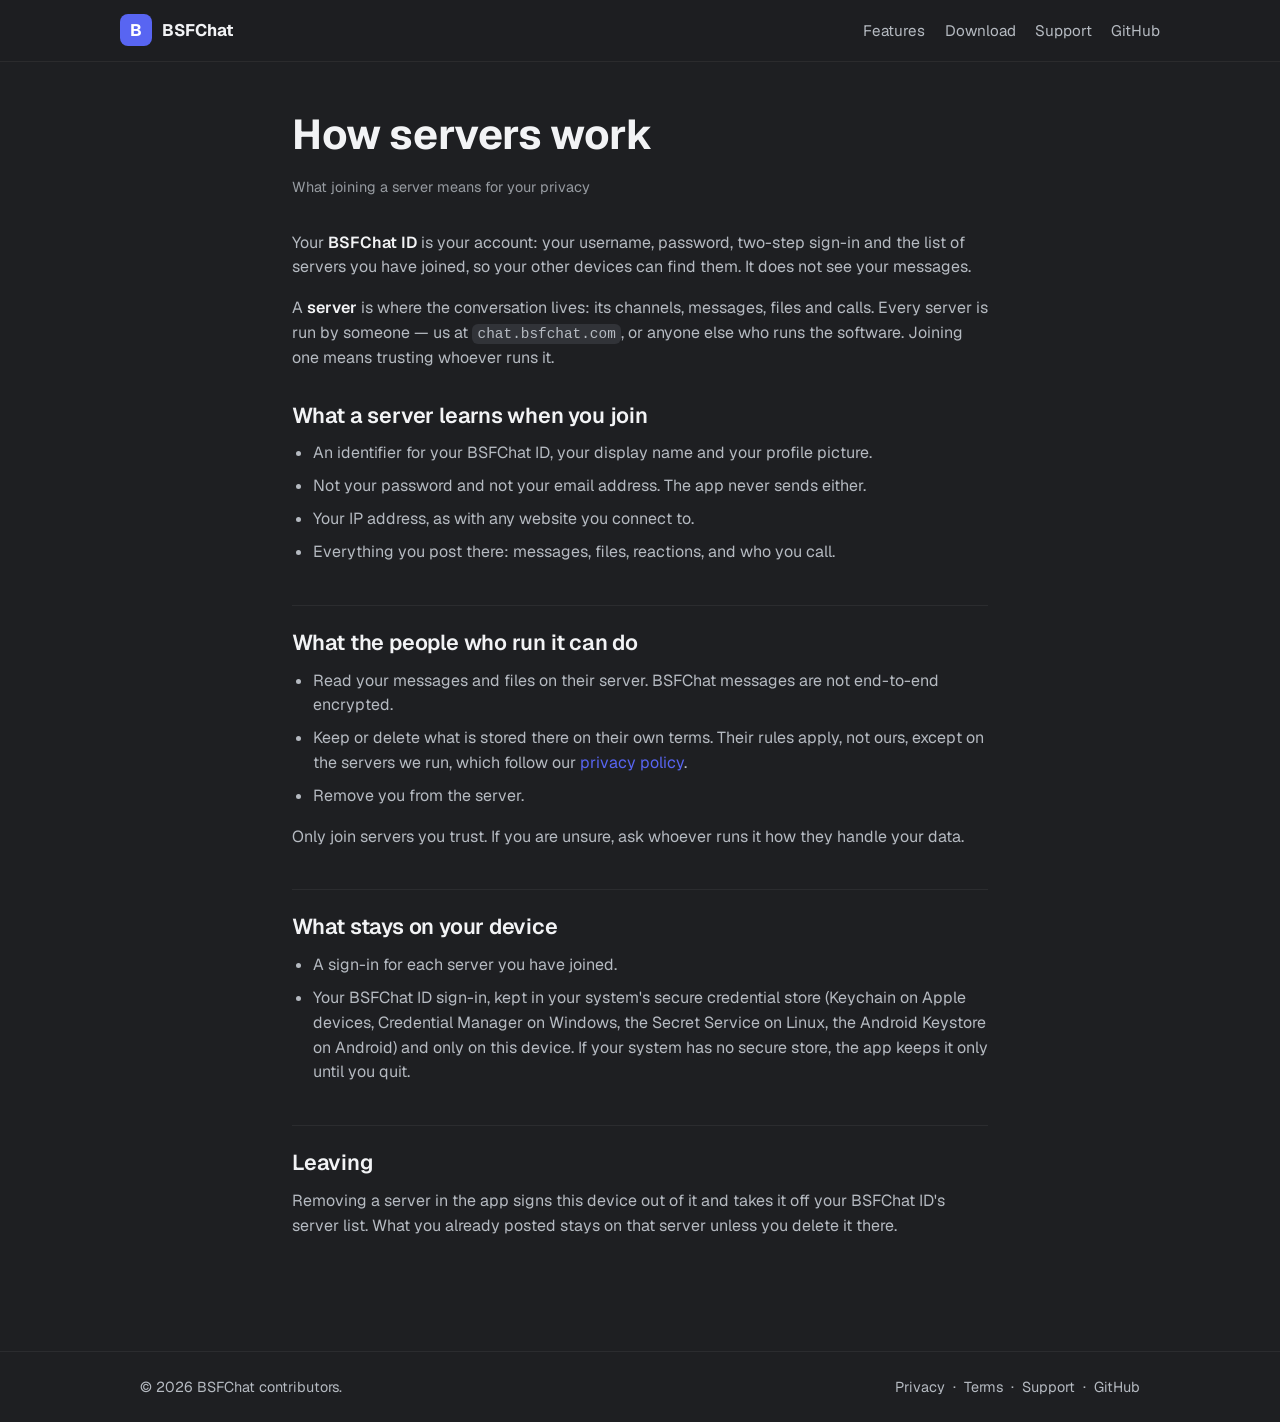
<file: servers/index.html>
<!doctype html>
<!--
  Linked from the app's "Join a server" screen ("How servers work"). Keep it
  short and true to the code: every claim here should be checkable against
  the identity service (id_token claims: sub, name, picture; email only with
  the email scope, which the app does not request), the chat server, and the
  client (refresh token in the OS credential store only). The full policy for
  the servers we run is /privacy/.
-->
<html lang="en">
  <head>
    <meta charset="utf-8" />
    <meta name="viewport" content="width=device-width, initial-scale=1" />
    <title>How servers work — BSFChat</title>
    <meta
      name="description"
      content="What happens when you join a BSFChat server with your BSFChat ID: what the server learns about you, what its operators can see, and what stays on your device."
    />
    <meta name="theme-color" content="#1e1f22" />
    <link rel="canonical" href="https://bsfchat.com/servers/" />
    <meta property="og:type" content="website" />
    <meta property="og:site_name" content="BSFChat" />
    <meta property="og:title" content="How servers work — BSFChat" />
    <meta property="og:description" content="What happens when you join a BSFChat server with your BSFChat ID: what the server learns about you, what its operators can see, and what stays on your device." />
    <meta property="og:url" content="https://bsfchat.com/servers/" />
    <meta name="twitter:card" content="summary" />
    <meta name="twitter:title" content="How servers work — BSFChat" />
    <meta name="twitter:description" content="What happens when you join a BSFChat server with your BSFChat ID: what the server learns about you, what its operators can see, and what stays on your device." />
    <link rel="icon" type="image/svg+xml" href="/favicon.svg" />
    <link rel="stylesheet" href="/styles.css" />
  </head>
  <body>
    <header class="site-header">
      <div class="container header-inner">
        <a class="brand" href="/">
          <span class="brand-glyph" aria-hidden="true">B</span>
          <span class="brand-word">BSFChat</span>
        </a>
        <nav class="site-nav" aria-label="Primary">
          <a href="/#features">Features</a>
          <a href="/#download">Download</a>
          <a href="/support/">Support</a>
          <a href="https://github.com/BSFChat" rel="noopener">GitHub</a>
        </nav>
      </div>
    </header>

    <main>
      <section class="doc">
        <div class="container">
          <h1>How servers work</h1>
          <p class="doc-meta">What joining a server means for your privacy</p>

          <p>
            Your <strong>BSFChat ID</strong> is your account: your username,
            password, two-step sign-in and the list of servers you have joined,
            so your other devices can find them. It does not see your messages.
          </p>
          <p>
            A <strong>server</strong> is where the conversation lives: its
            channels, messages, files and calls. Every server is run by someone
            &mdash; us at <code>chat.bsfchat.com</code>, or anyone else who runs
            the software. Joining one means trusting whoever runs it.
          </p>

          <h2>What a server learns when you join</h2>
          <ul>
            <li>An identifier for your BSFChat ID, your display name and your profile picture.</li>
            <li>Not your password and not your email address. The app never sends either.</li>
            <li>Your IP address, as with any website you connect to.</li>
            <li>Everything you post there: messages, files, reactions, and who you call.</li>
          </ul>

          <h2>What the people who run it can do</h2>
          <ul>
            <li>
              Read your messages and files on their server. BSFChat messages are
              not end-to-end encrypted.
            </li>
            <li>
              Keep or delete what is stored there on their own terms. Their
              rules apply, not ours, except on the servers we run, which follow
              our <a href="/privacy/">privacy policy</a>.
            </li>
            <li>Remove you from the server.</li>
          </ul>
          <p>
            Only join servers you trust. If you are unsure, ask whoever runs it
            how they handle your data.
          </p>

          <h2>What stays on your device</h2>
          <ul>
            <li>A sign-in for each server you have joined.</li>
            <li>
              Your BSFChat ID sign-in, kept in your system's secure credential
              store (Keychain on Apple devices, Credential Manager on Windows,
              the Secret Service on Linux, the Android Keystore on Android) and
              only on this device. If your system has no secure store, the app
              keeps it only until you quit.
            </li>
          </ul>

          <h2>Leaving</h2>
          <p>
            Removing a server in the app signs this device out of it and takes
            it off your BSFChat ID's server list. What you already posted stays
            on that server unless you delete it there.
          </p>
        </div>
      </section>
    </main>

    <footer class="site-footer">
      <div class="container footer-inner">
        <p>&copy; 2026 BSFChat contributors.</p>
        <p>
          <a href="/privacy/">Privacy</a>
          &nbsp;·&nbsp;
          <a href="/terms/">Terms</a>
          &nbsp;·&nbsp;
          <a href="/support/">Support</a>
          &nbsp;·&nbsp;
          <a href="https://github.com/BSFChat" rel="noopener">GitHub</a>
        </p>
      </div>
    </footer>
  </body>
</html>
</file>
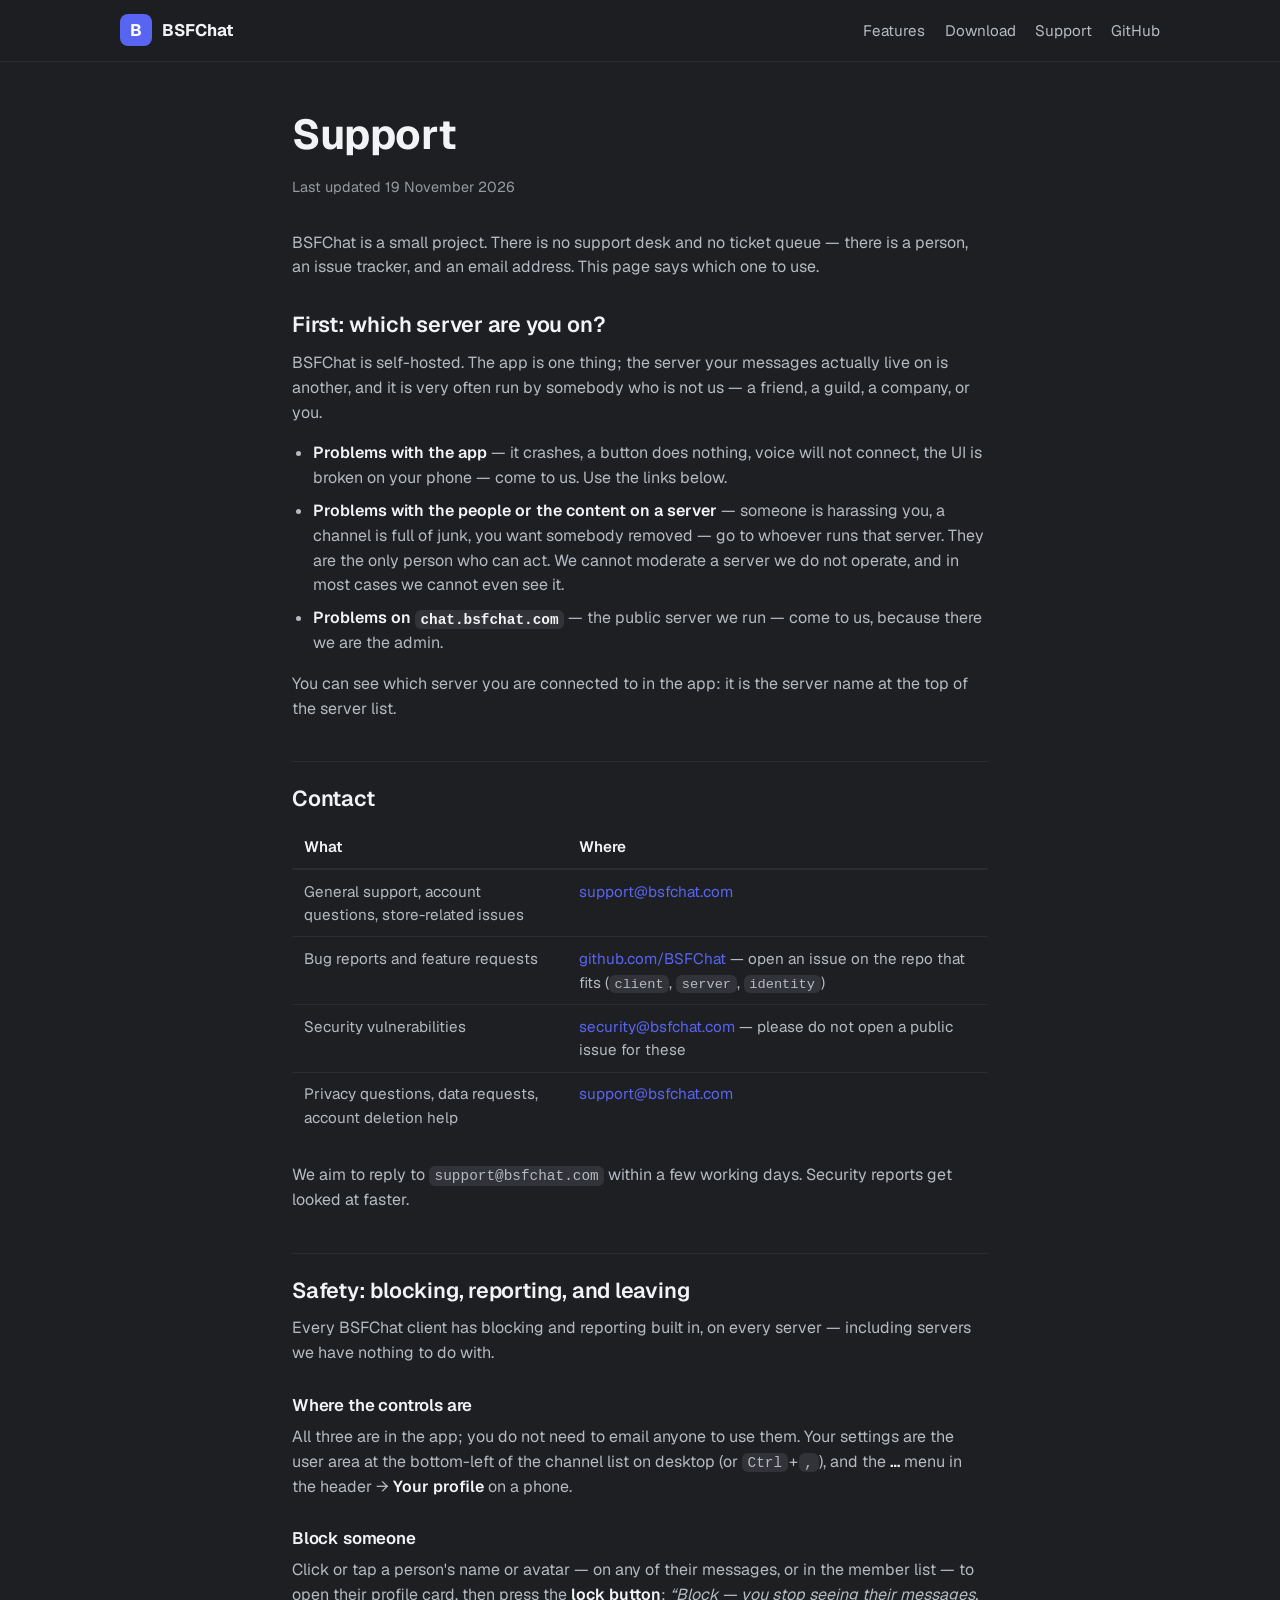
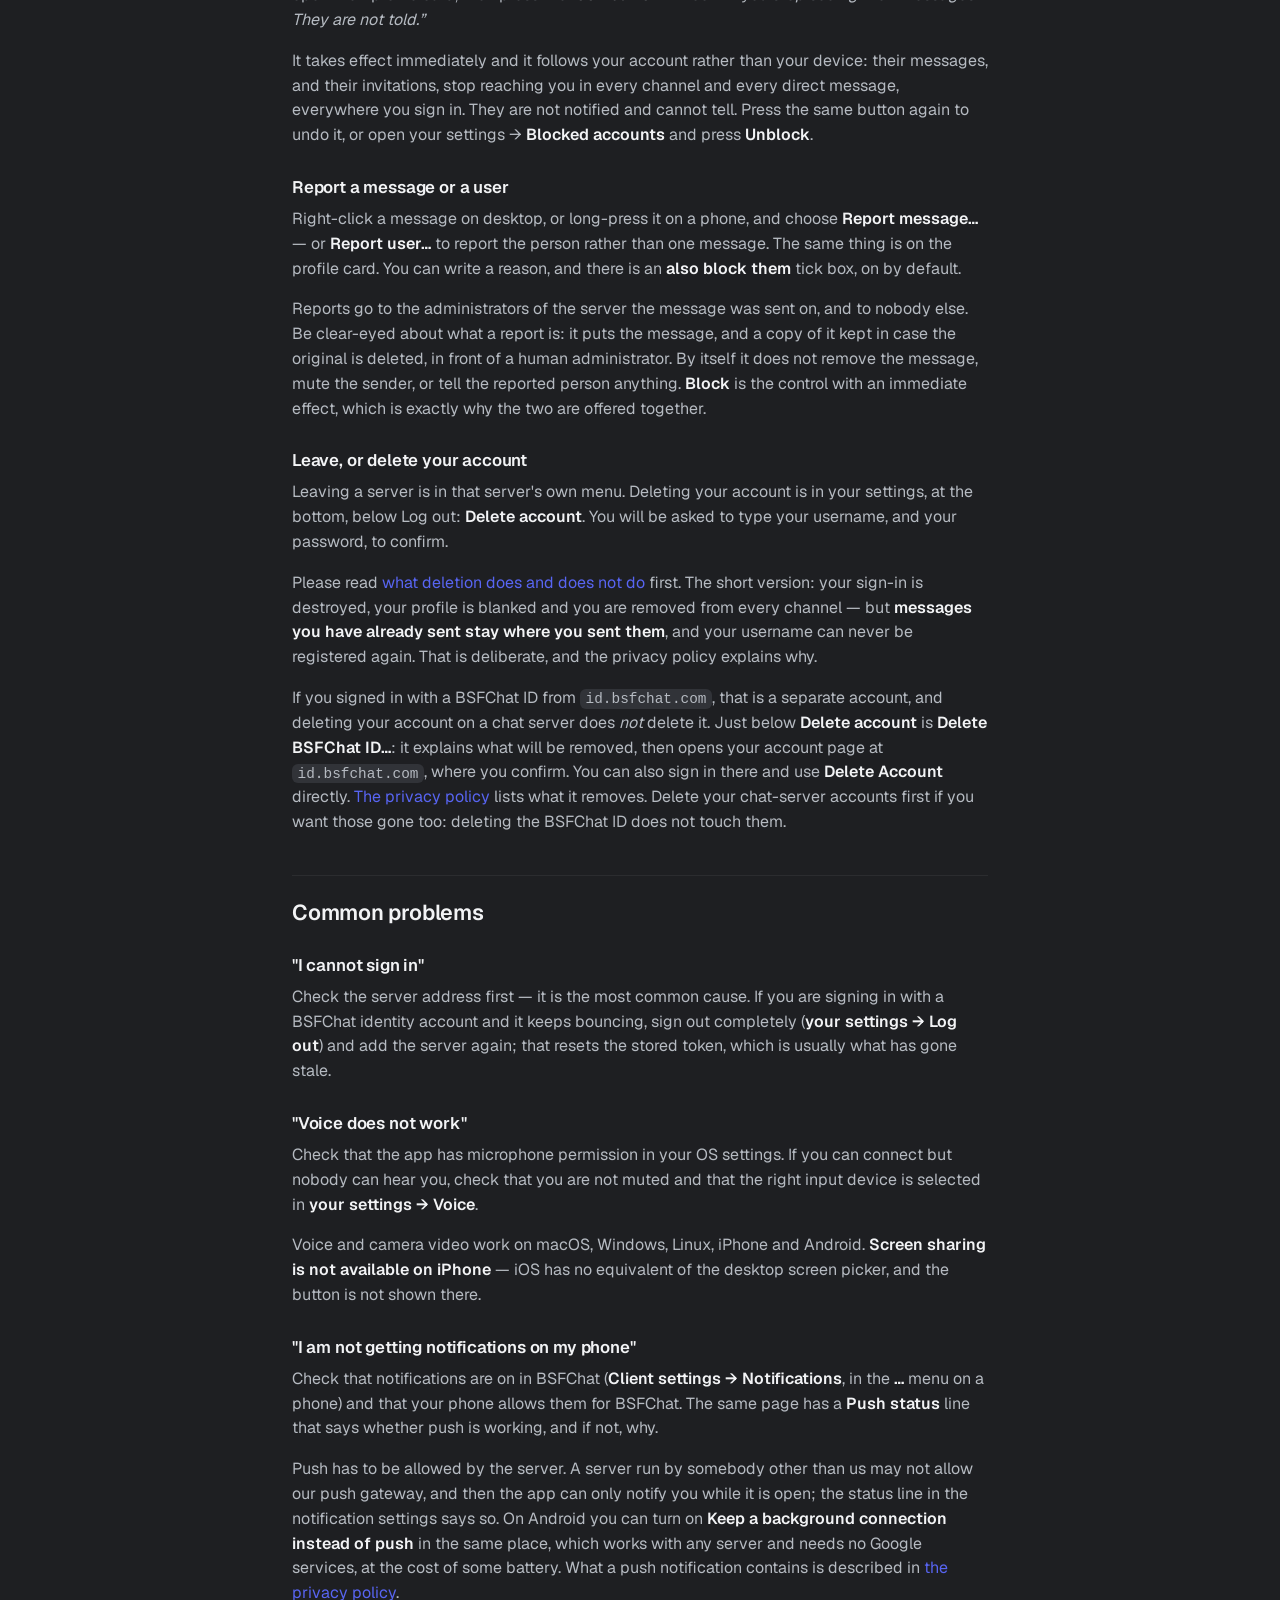
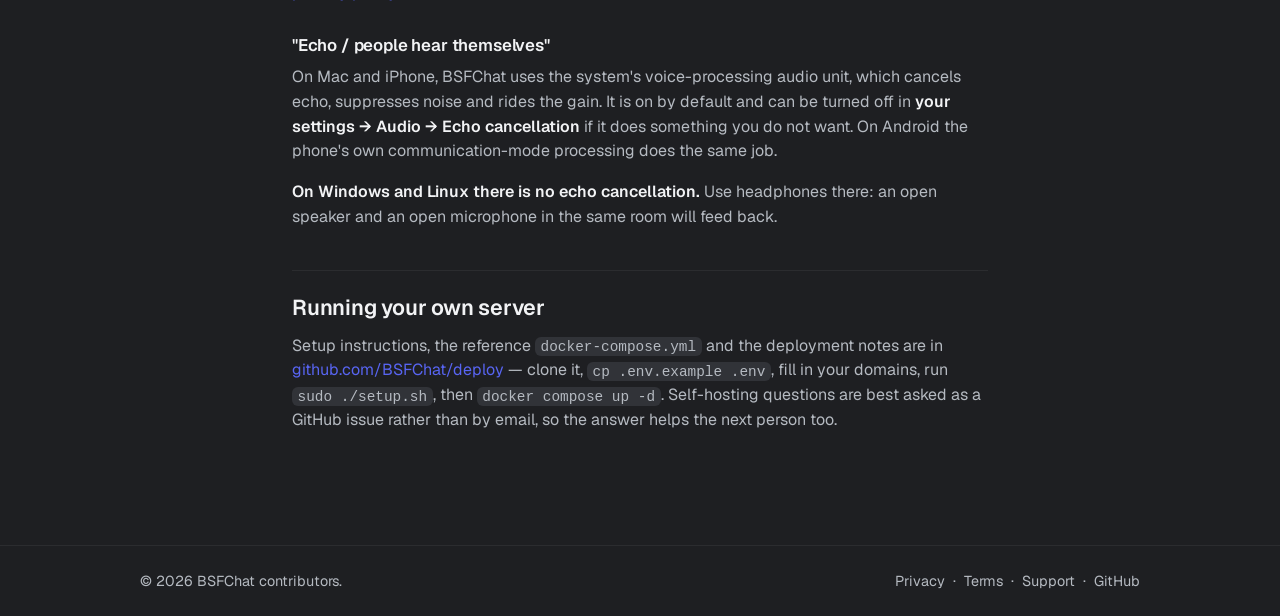
<file: support/index.html>
<!doctype html>
<html lang="en">
  <head>
    <meta charset="utf-8" />
    <meta name="viewport" content="width=device-width, initial-scale=1" />
    <title>Support — BSFChat</title>
    <meta
      name="description"
      content="Getting help with BSFChat: where to ask, how to report a bug or a security issue, and how to block a user, report a message or delete your account."
    />
    <meta name="theme-color" content="#1e1f22" />
    <link rel="canonical" href="https://bsfchat.com/support/" />
    <meta property="og:type" content="website" />
    <meta property="og:site_name" content="BSFChat" />
    <meta property="og:title" content="Support — BSFChat" />
    <meta property="og:description" content="Getting help with BSFChat: where to ask, how to report a bug or a security issue, and how to block a user, report a message or delete your account." />
    <meta property="og:url" content="https://bsfchat.com/support/" />
    <meta name="twitter:card" content="summary" />
    <meta name="twitter:title" content="Support — BSFChat" />
    <meta name="twitter:description" content="Getting help with BSFChat: where to ask, how to report a bug or a security issue, and how to block a user, report a message or delete your account." />
    <link rel="icon" type="image/svg+xml" href="/favicon.svg" />
    <link rel="stylesheet" href="/styles.css" />
  </head>
  <body>
    <header class="site-header">
      <div class="container header-inner">
        <a class="brand" href="/">
          <span class="brand-glyph" aria-hidden="true">B</span>
          <span class="brand-word">BSFChat</span>
        </a>
        <nav class="site-nav" aria-label="Primary">
          <a href="/#features">Features</a>
          <a href="/#download">Download</a>
          <a href="/support/">Support</a>
          <a href="https://github.com/BSFChat" rel="noopener">GitHub</a>
        </nav>
      </div>
    </header>

    <main>
      <section class="doc">
        <div class="container">
          <h1>Support</h1>
          <p class="doc-meta">Last updated 19 November 2026</p>

          <p>
            BSFChat is a small project. There is no support desk and no ticket
            queue — there is a person, an issue tracker, and an email address.
            This page says which one to use.
          </p>

          <h2>First: which server are you on?</h2>
          <p>
            BSFChat is self-hosted. The app is one thing; the server your
            messages actually live on is another, and it is very often run by
            somebody who is not us — a friend, a guild, a company, or you.
          </p>
          <ul>
            <li>
              <strong>Problems with the app</strong> — it crashes, a button does
              nothing, voice will not connect, the UI is broken on your phone —
              come to us. Use the links below.
            </li>
            <li>
              <strong>Problems with the people or the content on a server</strong>
              — someone is harassing you, a channel is full of junk, you want
              somebody removed — go to whoever runs that server. They are the
              only person who can act. We cannot moderate a server we do not
              operate, and in most cases we cannot even see it.
            </li>
            <li>
              <strong>Problems on <code>chat.bsfchat.com</code></strong> — the
              public server we run — come to us, because there we are the
              admin.
            </li>
          </ul>
          <p>
            You can see which server you are connected to in the app: it is the
            server name at the top of the server list.
          </p>

          <h2>Contact</h2>
          <div class="doc-table-wrap">
            <table>
              <thead>
                <tr>
                  <th>What</th>
                  <th>Where</th>
                </tr>
              </thead>
              <tbody>
                <tr>
                  <td>General support, account questions, store-related issues</td>
                  <td><a href="mailto:support@bsfchat.com">support@bsfchat.com</a></td>
                </tr>
                <tr>
                  <td>Bug reports and feature requests</td>
                  <td>
                    <a href="https://github.com/BSFChat" rel="noopener">github.com/BSFChat</a>
                    — open an issue on the repo that fits
                    (<code>client</code>, <code>server</code>,
                    <code>identity</code>)
                  </td>
                </tr>
                <tr>
                  <td>Security vulnerabilities</td>
                  <td>
                    <a href="mailto:security@bsfchat.com">security@bsfchat.com</a>
                    — please do not open a public issue for these
                  </td>
                </tr>
                <tr>
                  <td>Privacy questions, data requests, account deletion help</td>
                  <td><a href="mailto:support@bsfchat.com">support@bsfchat.com</a></td>
                </tr>
              </tbody>
            </table>
          </div>
          <p>
            We aim to reply to <code>support@bsfchat.com</code> within a few
            working days. Security reports get looked at faster.
          </p>

          <h2>Safety: blocking, reporting, and leaving</h2>
          <p>
            Every BSFChat client has blocking and reporting built in, on every
            server &mdash; including servers we have nothing to do with.
          </p>
          <h3>Where the controls are</h3>
          <p>
            All three are in the app; you do not need to email anyone to use
            them. Your settings are the user area at the bottom-left of the
            channel list on desktop (or <code>Ctrl</code>&#8202;+&#8202;<code>,</code>),
            and the <strong>&hellip;</strong> menu in the header &rarr;
            <strong>Your profile</strong> on a phone.
          </p>

          <h3>Block someone</h3>
          <p>
            Click or tap a person's name or avatar &mdash; on any of their
            messages, or in the member list &mdash; to open their profile card,
            then press the <strong>lock button</strong>:
            <em>&ldquo;Block &mdash; you stop seeing their messages. They are
            not told.&rdquo;</em>
          </p>
          <p>
            It takes effect immediately and it follows your account rather than
            your device: their messages, and their invitations, stop reaching
            you in every channel and every direct message, everywhere you sign
            in. They are not notified and cannot tell. Press the same button
            again to undo it, or open your settings &rarr;
            <strong>Blocked accounts</strong> and press
            <strong>Unblock</strong>.
          </p>

          <h3>Report a message or a user</h3>
          <p>
            Right-click a message on desktop, or long-press it on a phone, and
            choose <strong>Report message&hellip;</strong> &mdash; or
            <strong>Report user&hellip;</strong> to report the person rather
            than one message. The same thing is on the profile card. You can
            write a reason, and there is an <strong>also block them</strong> tick
            box, on by default.
          </p>
          <p>
            Reports go to the administrators of the server the message was sent
            on, and to nobody else. Be clear-eyed about what a report is: it
            puts the message, and a copy of it kept in case the original is
            deleted, in front of a human administrator. By itself it does not
            remove the message, mute the sender, or tell the reported person
            anything. <strong>Block</strong> is the control with an immediate
            effect, which is exactly why the two are offered together.
          </p>

          <h3>Leave, or delete your account</h3>
          <p>
            Leaving a server is in that server's own menu. Deleting your account
            is in your settings, at the bottom, below Log out:
            <strong>Delete account</strong>. You will be asked to type your
            username, and your password, to confirm.
          </p>
          <p>
            Please read
            <a href="/privacy/#deletion">what deletion does and does not do</a>
            first. The short version: your sign-in is destroyed, your profile is
            blanked and you are removed from every channel &mdash; but
            <strong>messages you have already sent stay where you sent
            them</strong>, and your username can never be registered again. That
            is deliberate, and the privacy policy explains why.
          </p>
          <p>
            If you signed in with a BSFChat ID from <code>id.bsfchat.com</code>,
            that is a separate account, and deleting your account on a chat
            server does <em>not</em> delete it. Just below
            <strong>Delete account</strong> is <strong>Delete BSFChat
            ID&hellip;</strong>: it explains what will be removed, then opens
            your account page at <code>id.bsfchat.com</code>, where you confirm.
            You can also sign in there and use <strong>Delete Account</strong>
            directly.
            <a href="/privacy/#identity">The privacy policy</a> lists what it
            removes. Delete your chat-server accounts first if you want those
            gone too: deleting the BSFChat ID does not touch them.
          </p>

          <h2>Common problems</h2>
          <h3>"I cannot sign in"</h3>
          <p>
            Check the server address first — it is the most common cause. If you
            are signing in with a BSFChat identity account and it keeps
            bouncing, sign out completely (<strong>your settings → Log out</strong>) and add the server again; that resets the stored
            token, which is usually what has gone stale.
          </p>
          <h3>"Voice does not work"</h3>
          <p>
            Check that the app has microphone permission in your OS settings.
            If you can connect but nobody can hear you, check that you are not
            muted and that the right input device is selected in
            <strong>your settings → Voice</strong>.
          </p>
          <p>
            Voice and camera video work on macOS, Windows, Linux, iPhone and
            Android. <strong>Screen sharing is not available on iPhone</strong>
            &mdash; iOS has no equivalent of the desktop screen picker, and the
            button is not shown there.
          </p>
          <h3>"I am not getting notifications on my phone"</h3>
          <p>
            Check that notifications are on in BSFChat
            (<strong>Client settings &rarr; Notifications</strong>, in the
            <strong>&hellip;</strong> menu on a phone) and that your phone
            allows them for BSFChat. The same page has a
            <strong>Push status</strong> line that says whether push is working,
            and if not, why.
          </p>
          <p>
            Push has to be allowed by the server. A server run by somebody
            other than us may not allow our push gateway, and then the app can
            only notify you while it is open; the status line in the
            notification settings says so. On Android you can turn on
            <strong>Keep a background connection instead of push</strong> in the
            same place, which works with any server and needs no Google services,
            at the cost of some battery. What a push notification contains is
            described in <a href="/privacy/#push">the privacy policy</a>.
          </p>
          <h3>"Echo / people hear themselves"</h3>
          <p>
            On Mac and iPhone, BSFChat uses the system's voice-processing audio
            unit, which cancels echo, suppresses noise and rides the gain. It is
            on by default and can be turned off in
            <strong>your settings &rarr; Audio &rarr; Echo cancellation</strong>
            if it does something you do not want. On Android the phone's own
            communication-mode processing does the same job.
          </p>
          <p>
            <strong>On Windows and Linux there is no echo cancellation.</strong>
            Use headphones there: an open speaker and an open microphone in the
            same room will feed back.
          </p>

          <h2>Running your own server</h2>
          <p>
            Setup instructions, the reference <code>docker-compose.yml</code>
            and the deployment notes are in
            <a href="https://github.com/BSFChat/deploy" rel="noopener">github.com/BSFChat/deploy</a>
            &mdash; clone it, <code>cp .env.example .env</code>, fill in your
            domains, run <code>sudo ./setup.sh</code>, then
            <code>docker compose up -d</code>.
            Self-hosting questions are best asked as a GitHub issue rather than
            by email, so the answer helps the next person too.
          </p>
        </div>
      </section>
    </main>

    <footer class="site-footer">
      <div class="container footer-inner">
        <p>&copy; 2026 BSFChat contributors.</p>
        <p>
          <a href="/privacy/">Privacy</a>
          &nbsp;·&nbsp;
          <a href="/terms/">Terms</a>
          &nbsp;·&nbsp;
          <a href="/support/">Support</a>
          &nbsp;·&nbsp;
          <a href="https://github.com/BSFChat" rel="noopener">GitHub</a>
        </p>
      </div>
    </footer>

  </body>
</html>
</file>
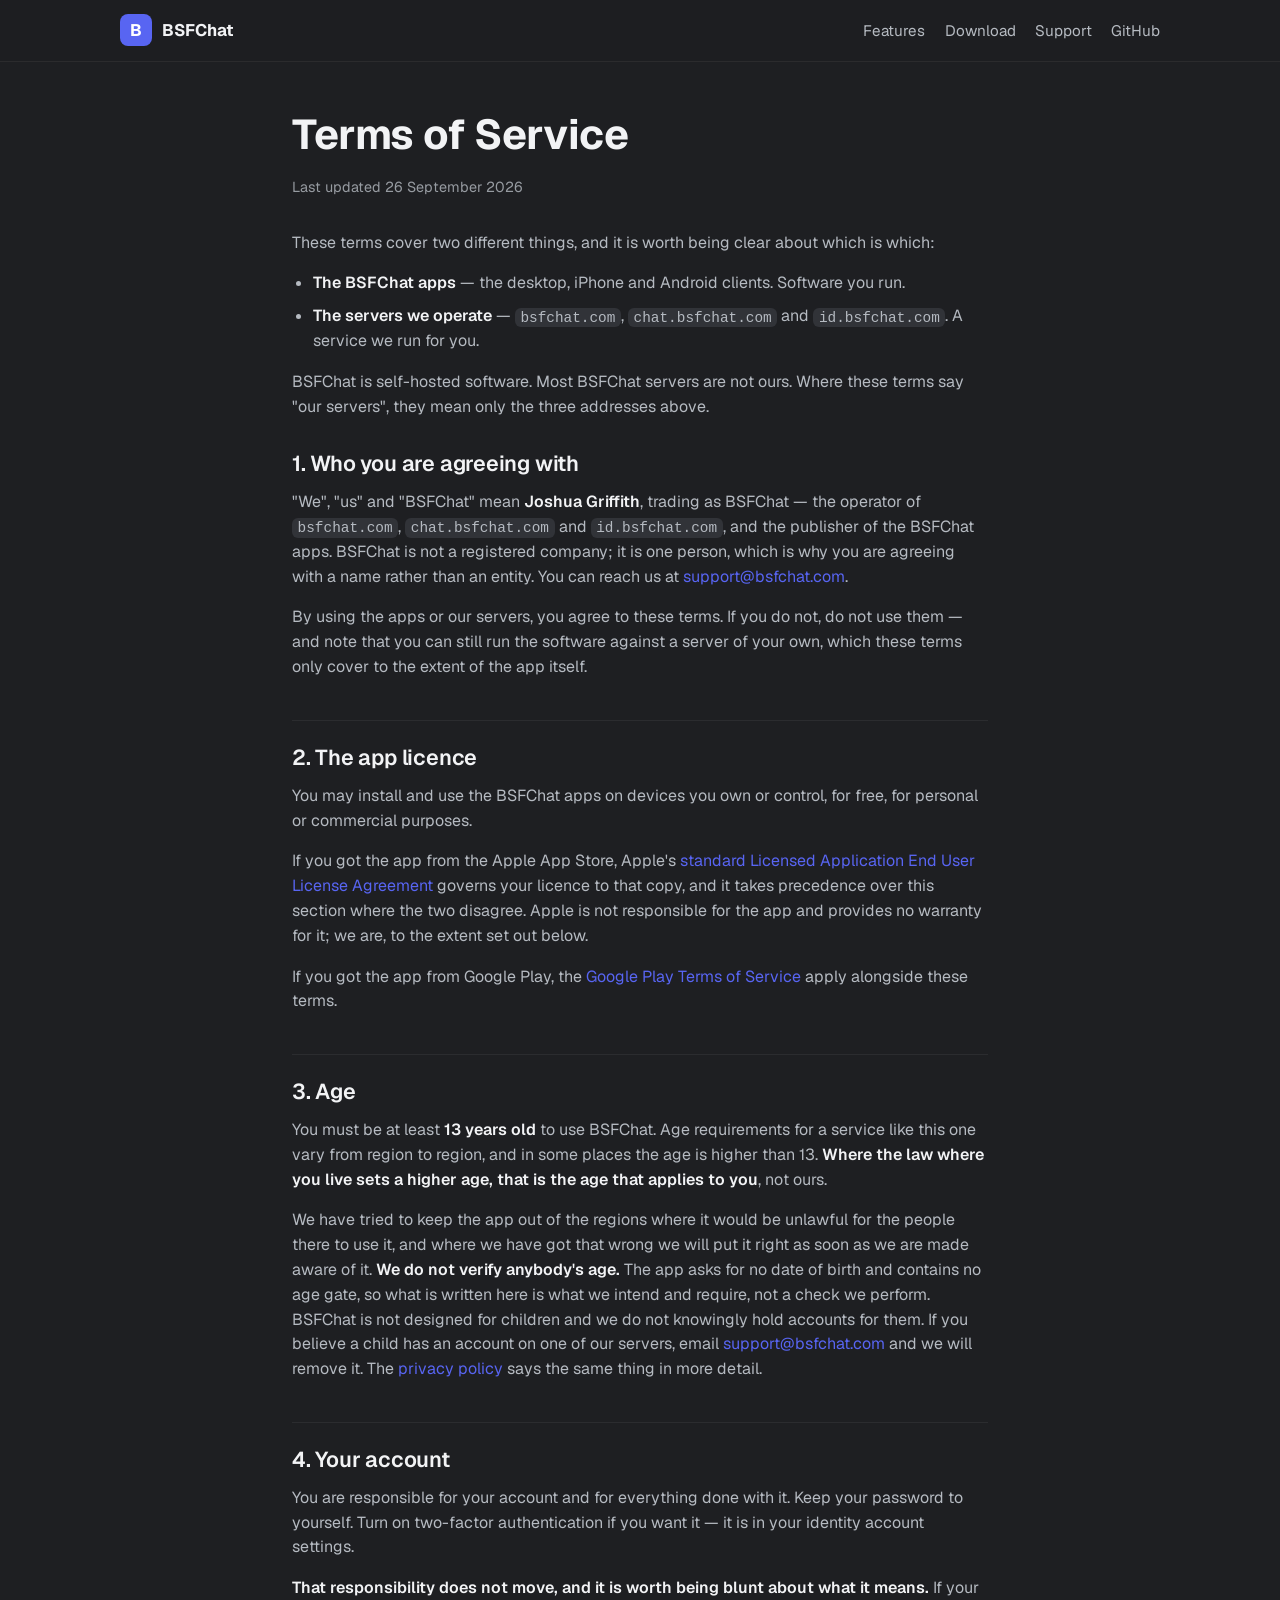
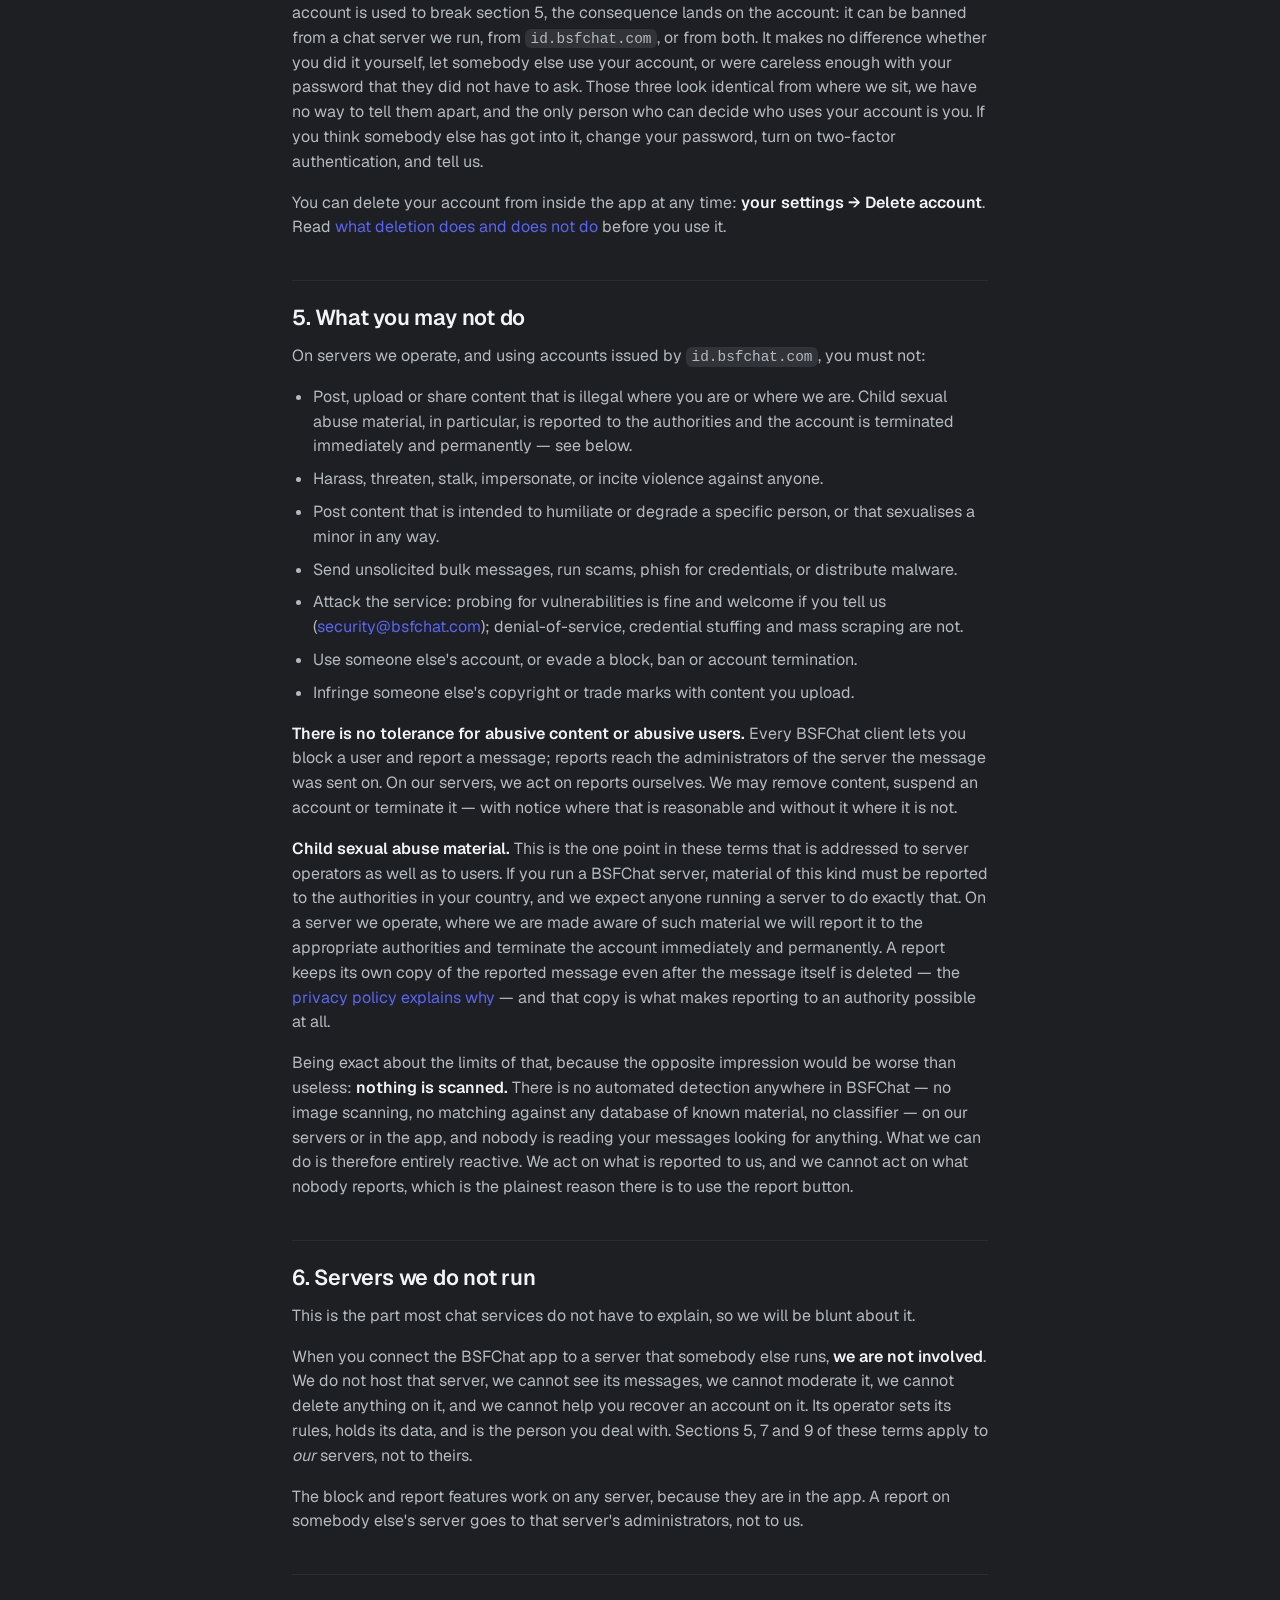
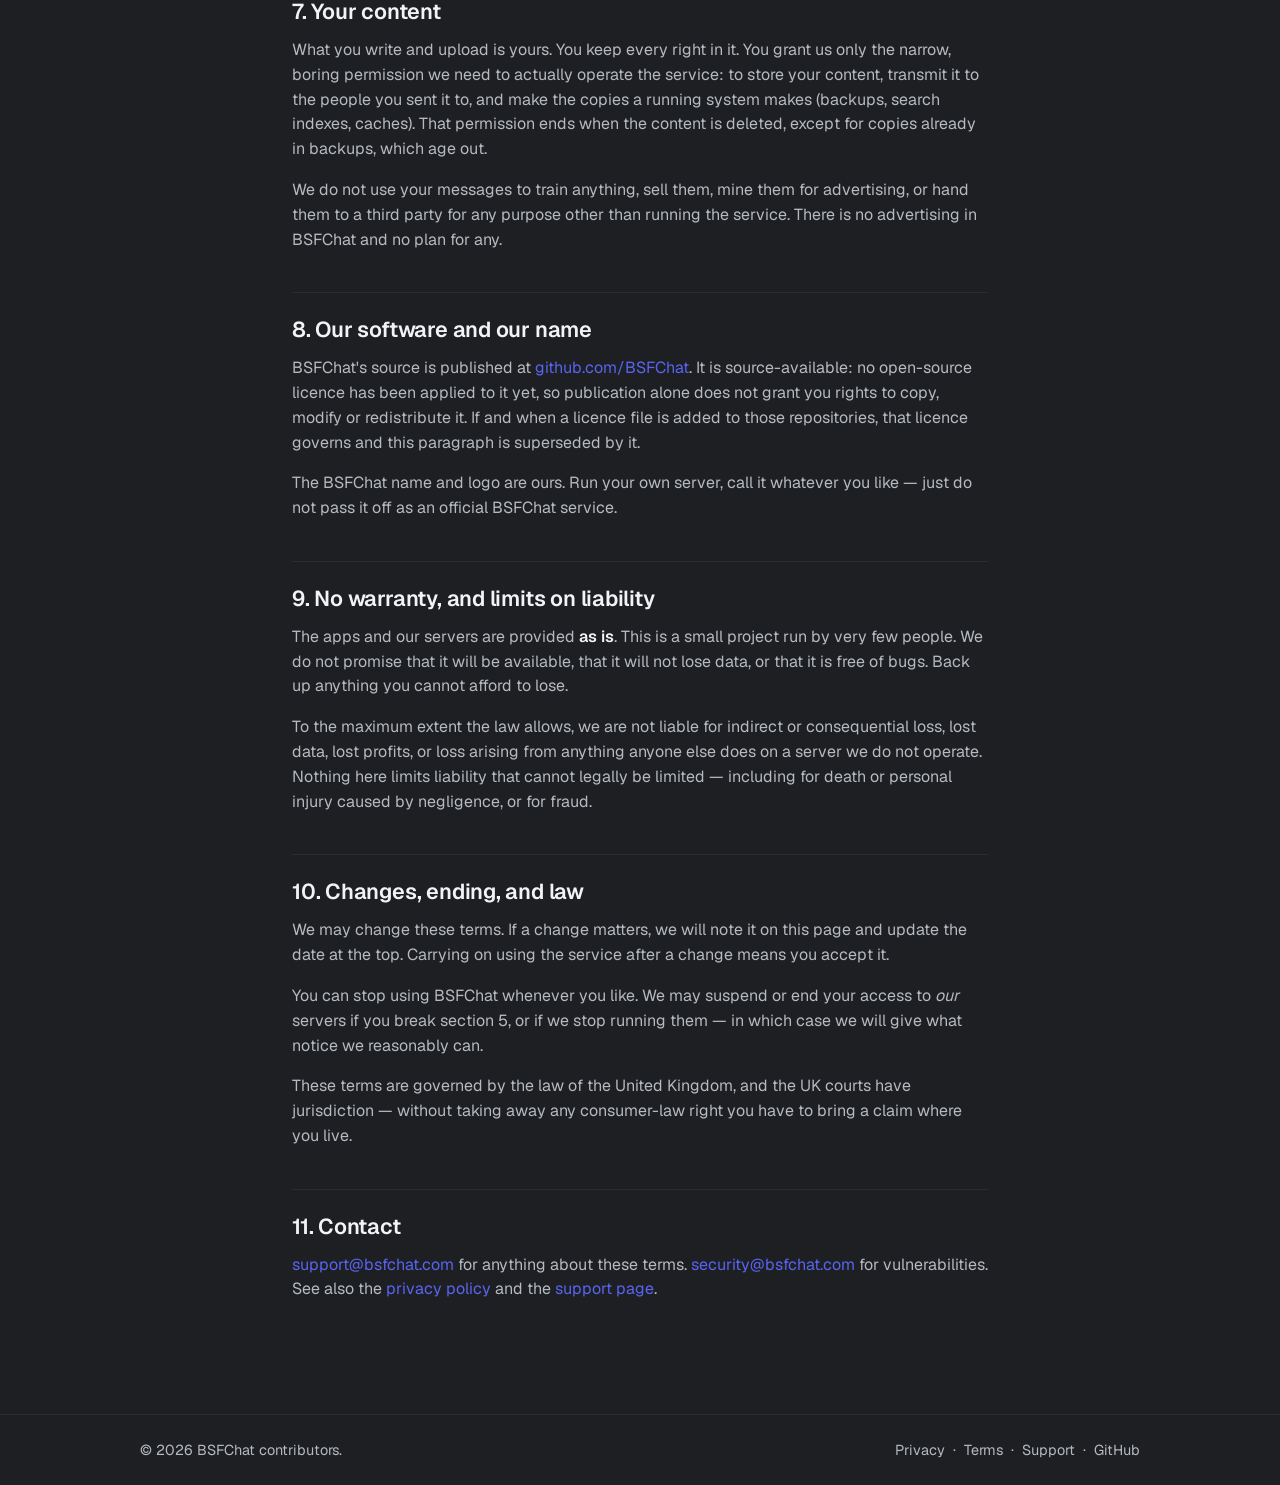
<file: terms/index.html>
<!doctype html>
<html lang="en">
  <head>
    <meta charset="utf-8" />
    <meta name="viewport" content="width=device-width, initial-scale=1" />
    <title>Terms of Service — BSFChat</title>
    <meta
      name="description"
      content="The terms that apply to the BSFChat apps and to the servers we operate at bsfchat.com. Short, plain, and honest about what we can and cannot control."
    />
    <meta name="theme-color" content="#1e1f22" />
    <link rel="canonical" href="https://bsfchat.com/terms/" />
    <meta property="og:type" content="website" />
    <meta property="og:site_name" content="BSFChat" />
    <meta property="og:title" content="Terms of Service — BSFChat" />
    <meta property="og:description" content="The terms that apply to the BSFChat apps and to the servers we operate at bsfchat.com. Short, plain, and honest about what we can and cannot control." />
    <meta property="og:url" content="https://bsfchat.com/terms/" />
    <meta name="twitter:card" content="summary" />
    <meta name="twitter:title" content="Terms of Service — BSFChat" />
    <meta name="twitter:description" content="The terms that apply to the BSFChat apps and to the servers we operate at bsfchat.com. Short, plain, and honest about what we can and cannot control." />
    <link rel="icon" type="image/svg+xml" href="/favicon.svg" />
    <link rel="stylesheet" href="/styles.css" />
  </head>
  <body>
    <header class="site-header">
      <div class="container header-inner">
        <a class="brand" href="/">
          <span class="brand-glyph" aria-hidden="true">B</span>
          <span class="brand-word">BSFChat</span>
        </a>
        <nav class="site-nav" aria-label="Primary">
          <a href="/#features">Features</a>
          <a href="/#download">Download</a>
          <a href="/support/">Support</a>
          <a href="https://github.com/BSFChat" rel="noopener">GitHub</a>
        </nav>
      </div>
    </header>

    <main>
      <section class="doc">
        <div class="container">
          <h1>Terms of Service</h1>
          <p class="doc-meta">Last updated 26 September 2026</p>

          <p>
            These terms cover two different things, and it is worth being clear
            about which is which:
          </p>
          <ul>
            <li>
              <strong>The BSFChat apps</strong> — the desktop, iPhone and
              Android clients. Software you run.
            </li>
            <li>
              <strong>The servers we operate</strong> —
              <code>bsfchat.com</code>, <code>chat.bsfchat.com</code> and
              <code>id.bsfchat.com</code>. A service we run for you.
            </li>
          </ul>
          <p>
            BSFChat is self-hosted software. Most BSFChat servers are not ours.
            Where these terms say "our servers", they mean only the three
            addresses above.
          </p>

          <h2>1. Who you are agreeing with</h2>
          <p>
            "We", "us" and "BSFChat" mean <strong>Joshua Griffith</strong>,
            trading as BSFChat &mdash; the operator of
            <code>bsfchat.com</code>, <code>chat.bsfchat.com</code> and
            <code>id.bsfchat.com</code>, and the publisher of the BSFChat
            apps. BSFChat is not a registered company; it is one person,
            which is why you are agreeing with a name rather than an
            entity. You can reach us at
            <a href="mailto:support@bsfchat.com">support@bsfchat.com</a>.
          </p>
          <p>
            By using the apps or our servers, you agree to these terms. If you
            do not, do not use them — and note that you can still run the
            software against a server of your own, which these terms only cover
            to the extent of the app itself.
          </p>

          <h2>2. The app licence</h2>
          <p>
            You may install and use the BSFChat apps on devices you own or
            control, for free, for personal or commercial purposes.
          </p>
          <p>
            If you got the app from the Apple App Store, Apple's
            <a
              href="https://www.apple.com/legal/internet-services/itunes/dev/stdeula/"
              rel="noopener"
              >standard Licensed Application End User License Agreement</a
            >
            governs your licence to that copy, and it takes precedence over this
            section where the two disagree. Apple is not responsible for the app
            and provides no warranty for it; we are, to the extent set out
            below.
          </p>
          <p>
            If you got the app from Google Play, the
            <a href="https://play.google.com/intl/en_us/about/play-terms/" rel="noopener"
              >Google Play Terms of Service</a
            >
            apply alongside these terms.
          </p>

          <h2>3. Age</h2>
          <p>
            You must be at least <strong>13 years old</strong> to use BSFChat.
            Age requirements for a service like this one vary from region to
            region, and in some places the age is higher than 13. <strong>Where
            the law where you live sets a higher age, that is the age that
            applies to you</strong>, not ours.
          </p>
          <p>
            We have tried to keep the app out of the regions where it would be
            unlawful for the people there to use it, and where we have got that
            wrong we will put it right as soon as we are made aware of it.
            <strong>We do not verify anybody's age.</strong> The app asks for no
            date of birth and contains no age gate, so what is written here is
            what we intend and require, not a check we perform. BSFChat is not
            designed for children and we do not knowingly hold accounts for
            them. If you believe a child has an account on one of our servers,
            email <a href="mailto:support@bsfchat.com">support@bsfchat.com</a>
            and we will remove it. The
            <a href="/privacy/#children">privacy policy</a> says the same thing
            in more detail.
          </p>

          <h2>4. Your account</h2>
          <p>
            You are responsible for your account and for everything done with
            it. Keep your password to yourself. Turn on two-factor
            authentication if you want it — it is in your identity account
            settings.
          </p>
          <p>
            <strong>That responsibility does not move, and it is worth being
            blunt about what it means.</strong> If your account is used to break
            section 5, the consequence lands on the account: it can be banned
            from a chat server we run, from <code>id.bsfchat.com</code>, or from
            both. It makes no difference whether you did it yourself, let
            somebody else use your account, or were careless enough with your
            password that they did not have to ask. Those three look identical
            from where we sit, we have no way to tell them apart, and the only
            person who can decide who uses your account is you. If you think
            somebody else has got into it, change your password, turn on
            two-factor authentication, and tell us.
          </p>
          <p>
            You can delete your account from inside the app at any time:
            <strong>your settings → Delete account</strong>. Read
            <a href="/privacy/#deletion">what deletion does and does not do</a>
            before you use it.
          </p>

          <h2>5. What you may not do</h2>
          <p>
            On servers we operate, and using accounts issued by
            <code>id.bsfchat.com</code>, you must not:
          </p>
          <ul>
            <li>
              Post, upload or share content that is illegal where you are or
              where we are. Child sexual abuse material, in particular, is
              reported to the authorities and the account is terminated
              immediately and permanently — see below.
            </li>
            <li>
              Harass, threaten, stalk, impersonate, or incite violence against
              anyone.
            </li>
            <li>
              Post content that is intended to humiliate or degrade a specific
              person, or that sexualises a minor in any way.
            </li>
            <li>
              Send unsolicited bulk messages, run scams, phish for credentials,
              or distribute malware.
            </li>
            <li>
              Attack the service: probing for vulnerabilities is fine and
              welcome if you tell us (<a href="mailto:security@bsfchat.com"
                >security@bsfchat.com</a
              >); denial-of-service, credential stuffing and mass scraping are
              not.
            </li>
            <li>
              Use someone else's account, or evade a block, ban or account
              termination.
            </li>
            <li>
              Infringe someone else's copyright or trade marks with content you
              upload.
            </li>
          </ul>
          <p>
            <strong>There is no tolerance for abusive content or abusive
            users.</strong> Every BSFChat client lets you block a user and
            report a message; reports reach the administrators of the server the
            message was sent on. On our servers, we act on reports ourselves. We
            may remove content, suspend an account or terminate it — with notice
            where that is reasonable and without it where it is not.
          </p>
          <p>
            <strong>Child sexual abuse material.</strong> This is the one point
            in these terms that is addressed to server operators as well as to
            users. If you run a BSFChat server, material of this kind must be
            reported to the authorities in your country, and we expect anyone
            running a server to do exactly that. On a server we operate, where
            we are made aware of such material we will report it to the
            appropriate authorities and terminate the account immediately and
            permanently. A report keeps its own copy of the reported message
            even after the message itself is deleted — the
            <a href="/privacy/#report">privacy policy explains why</a> — and that
            copy is what makes reporting to an authority possible at all.
          </p>
          <p>
            Being exact about the limits of that, because the opposite
            impression would be worse than useless: <strong>nothing is
            scanned.</strong> There is no automated detection anywhere in
            BSFChat — no image scanning, no matching against any database of
            known material, no classifier — on our servers or in the app, and
            nobody is reading your messages looking for anything. What we can do
            is therefore entirely reactive. We act on what is reported to us,
            and we cannot act on what nobody reports, which is the plainest
            reason there is to use the report button.
          </p>

          <h2>6. Servers we do not run</h2>
          <p>
            This is the part most chat services do not have to explain, so we
            will be blunt about it.
          </p>
          <p>
            When you connect the BSFChat app to a server that somebody else
            runs, <strong>we are not involved</strong>. We do not host that
            server, we cannot see its messages, we cannot moderate it, we cannot
            delete anything on it, and we cannot help you recover an account on
            it. Its operator sets its rules, holds its data, and is the person
            you deal with. Sections 5, 7 and 9 of these terms apply to
            <em>our</em> servers, not to theirs.
          </p>
          <p>
            The block and report features work on any server, because they are
            in the app. A report on somebody else's server goes to that server's
            administrators, not to us.
          </p>

          <h2>7. Your content</h2>
          <p>
            What you write and upload is yours. You keep every right in it. You
            grant us only the narrow, boring permission we need to actually
            operate the service: to store your content, transmit it to the
            people you sent it to, and make the copies a running system makes
            (backups, search indexes, caches). That permission ends when the
            content is deleted, except for copies already in backups, which age
            out.
          </p>
          <p>
            We do not use your messages to train anything, sell them, mine them
            for advertising, or hand them to a third party for any purpose other
            than running the service. There is no advertising in BSFChat and no
            plan for any.
          </p>

          <h2>8. Our software and our name</h2>
          <p>
            BSFChat's source is published at
            <a href="https://github.com/BSFChat" rel="noopener">github.com/BSFChat</a>.
            It is source-available: no open-source licence has been applied to it yet,
            so publication alone does not grant you rights to copy, modify or
            redistribute it. If and when a licence file is added to those
            repositories, that licence governs and this paragraph is superseded
            by it.
          </p>
          <p>
            The BSFChat name and logo are ours. Run your own server, call it
            whatever you like — just do not pass it off as an official BSFChat
            service.
          </p>

          <h2>9. No warranty, and limits on liability</h2>
          <p>
            The apps and our servers are provided <strong>as is</strong>. This
            is a small project run by very few people. We do not promise that it
            will be available, that it will not lose data, or that it is free of
            bugs. Back up anything you cannot afford to lose.
          </p>
          <p>
            To the maximum extent the law allows, we are not liable for indirect
            or consequential loss, lost data, lost profits, or loss arising from
            anything anyone else does on a server we do not operate. Nothing
            here limits liability that cannot legally be limited — including for
            death or personal injury caused by negligence, or for fraud.
          </p>

          <h2>10. Changes, ending, and law</h2>
          <p>
            We may change these terms. If a change matters, we will note it on
            this page and update the date at the top. Carrying on using the
            service after a change means you accept it.
          </p>
          <p>
            You can stop using BSFChat whenever you like. We may suspend or end
            your access to <em>our</em> servers if you break section 5, or if we
            stop running them — in which case we will give what notice we
            reasonably can.
          </p>
          <p>
            These terms are governed by the law of the United Kingdom, and the
            UK courts have jurisdiction — without taking away any consumer-law
            right you have to bring a claim where you live.
          </p>

          <h2>11. Contact</h2>
          <p>
            <a href="mailto:support@bsfchat.com">support@bsfchat.com</a> for
            anything about these terms.
            <a href="mailto:security@bsfchat.com">security@bsfchat.com</a> for
            vulnerabilities. See also the
            <a href="/privacy/">privacy policy</a> and the
            <a href="/support/">support page</a>.
          </p>
        </div>
      </section>
    </main>

    <footer class="site-footer">
      <div class="container footer-inner">
        <p>&copy; 2026 BSFChat contributors.</p>
        <p>
          <a href="/privacy/">Privacy</a>
          &nbsp;·&nbsp;
          <a href="/terms/">Terms</a>
          &nbsp;·&nbsp;
          <a href="/support/">Support</a>
          &nbsp;·&nbsp;
          <a href="https://github.com/BSFChat" rel="noopener">GitHub</a>
        </p>
      </div>
    </footer>

  </body>
</html>
</file>
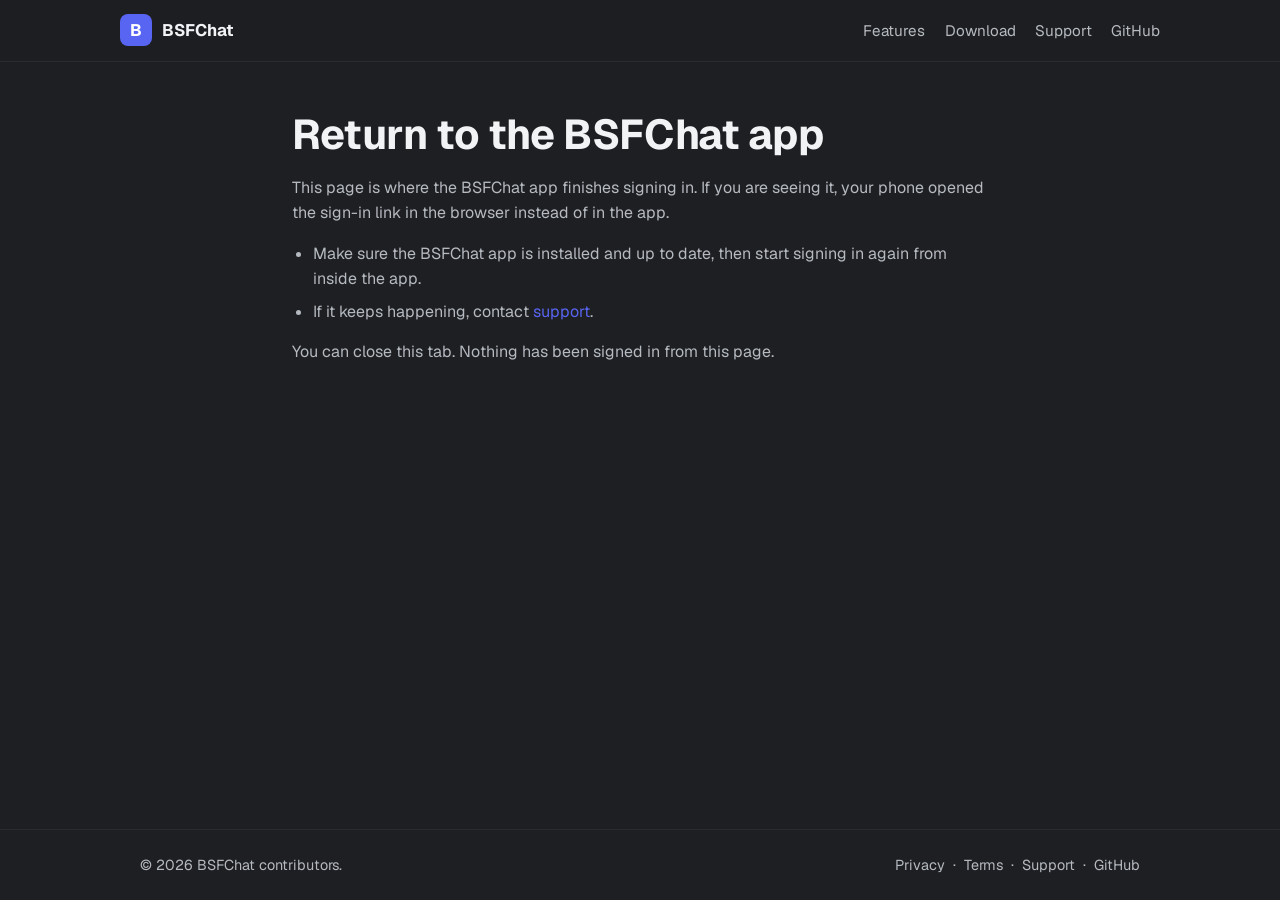
<file: oauth/callback/index.html>
<!doctype html>
<!--
  The mobile sign-in's redirect target (identity [apps] mobile_redirect_uri,
  client oidc::kNativeRedirectUri). On a phone with BSFChat installed and the
  domain verified, the OS hands this URL straight to the app and this page is
  never loaded. It loads only when that did not happen: the app is not
  installed, or verification failed (.well-known/assetlinks.json or
  apple-app-site-association missing or wrong).

  The query string carries an authorization code. It is useless without the
  app's PKCE verifier, but it is still not passed on: no scripts, no external
  resources (only this site's own CSS, font and favicon), and no-referrer,
  so nothing on this page sends the URL anywhere, including via its links.
  Do NOT add analytics, a "continue in app" redirect to bsfchat://, or any
  script here. A bounce to the custom scheme would hand the code to whichever
  app claims bsfchat://, which is the hole the https redirect exists to close.
-->
<html lang="en">
  <head>
    <meta charset="utf-8" />
    <meta name="viewport" content="width=device-width, initial-scale=1" />
    <meta name="referrer" content="no-referrer" />
    <meta name="robots" content="noindex, nofollow" />
    <!-- Belt and braces until the nginx example is applied: own-origin CSS,
         font and favicon only, no script. The nginx header CSP is stricter
         elsewhere and allows the same here; a browser enforces both. -->
    <meta http-equiv="Content-Security-Policy" content="default-src 'none'; style-src 'self'; font-src 'self'; img-src 'self'; base-uri 'none'; form-action 'none'" />
    <title>Finish signing in — BSFChat</title>
    <meta name="theme-color" content="#1e1f22" />
    <link rel="icon" type="image/svg+xml" href="/favicon.svg" />
    <link rel="stylesheet" href="/styles.css" />
  </head>
  <body>
    <header class="site-header">
      <div class="container header-inner">
        <a class="brand" href="/">
          <span class="brand-glyph" aria-hidden="true">B</span>
          <span class="brand-word">BSFChat</span>
        </a>
        <nav class="site-nav" aria-label="Primary">
          <a href="/#features">Features</a>
          <a href="/#download">Download</a>
          <a href="/support/">Support</a>
          <a href="https://github.com/BSFChat" rel="noopener">GitHub</a>
        </nav>
      </div>
    </header>

    <main>
      <section class="doc">
        <div class="container">
          <h1>Return to the BSFChat app</h1>
          <p>This page is where the BSFChat app finishes signing in. If you are seeing it, your phone opened the sign-in link in the browser instead of in the app.</p>
          <ul>
            <li>Make sure the BSFChat app is installed and up to date, then start signing in again from inside the app.</li>
            <li>If it keeps happening, contact <a href="/support/">support</a>.</li>
          </ul>
          <p>You can close this tab. Nothing has been signed in from this page.</p>
        </div>
      </section>
    </main>

    <footer class="site-footer">
      <div class="container footer-inner">
        <p>&copy; 2026 BSFChat contributors.</p>
        <p>
          <a href="/privacy/">Privacy</a>
          &nbsp;·&nbsp;
          <a href="/terms/">Terms</a>
          &nbsp;·&nbsp;
          <a href="/support/">Support</a>
          &nbsp;·&nbsp;
          <a href="https://github.com/BSFChat" rel="noopener">GitHub</a>
        </p>
      </div>
    </footer>
  </body>
</html>
</file>
<file: styles.css>
/* BSFChat landing — dark theme, no framework */

/* Self-hosted, deliberately.
 *
 * This site tells visitors it does not track them, so it must not hand
 * their IP address to a third party to render its own text. A
 * <link href="fonts.googleapis.com"> does exactly that: every visitor's
 * IP, User-Agent and Referer reach Google before a single word is
 * drawn, which is also why a German court found embedded Google Fonts
 * to be an unlawful transfer of personal data (LG München I, 3 O
 * 17493/20). One 70 KB file served from our own origin removes the
 * whole problem, and removes the round trip as well.
 *
 * Geist rather than Inter because it is the typeface the desktop and
 * mobile clients already ship (client/qml/fonts/Geist-Variable.ttf), so
 * the site and the app now look like the same product — and because it
 * was already vetted and licensed in this project. SIL Open Font
 * License 1.1; the licence text ships beside the font at
 * /fonts/OFL.txt, which is what the OFL requires.
 *
 * One variable font covers every weight the site uses (400-700), so
 * this is a single request, not four. font-display: swap keeps text
 * visible while it loads; the system stack below is what renders in
 * that window and is close enough in metrics not to reflow badly.
 */
@font-face {
  font-family: "Geist";
  src: url("/fonts/Geist-Variable.woff2") format("woff2-variations");
  font-weight: 100 900;
  font-style: normal;
  font-display: swap;
}

:root {
  --bg-0: #1e1f22;
  --bg-1: #2b2d31;
  --bg-2: #313338;
  --text: #f2f3f5;
  --text-muted: #b5bac1;
  --accent: #5865f2;
  --accent-hover: #4752c4;
  --border: rgba(255, 255, 255, 0.06);
  --warn: #faa61a;
  --radius: 12px;
  --max: 1040px;
}

* { box-sizing: border-box; }

html, body {
  margin: 0;
  padding: 0;
  background: var(--bg-0);
  color: var(--text);
  font-family: "Geist", system-ui, -apple-system, "Segoe UI", Roboto, sans-serif;
  font-size: 16px;
  line-height: 1.55;
  -webkit-font-smoothing: antialiased;
  text-rendering: optimizeLegibility;
}

body { min-height: 100vh; display: flex; flex-direction: column; }
main { flex: 1; }

.container {
  width: 100%;
  max-width: var(--max);
  margin: 0 auto;
  padding: 0 1.25rem;
}

a { color: var(--text); text-decoration: none; }
a:hover { color: var(--accent); }

code {
  font-family: ui-monospace, SFMono-Regular, "SF Mono", Menlo, Consolas, monospace;
  background: var(--bg-2);
  padding: 0.1rem 0.35rem;
  border-radius: 6px;
  font-size: 0.9em;
}

pre {
  background: var(--bg-1);
  border: 2px solid var(--border);
  border-radius: var(--radius);
  padding: 1rem 1.1rem;
  overflow-x: auto;
  font-size: 0.9rem;
  line-height: 1.55;
}

pre code { background: transparent; padding: 0; }

/* Header */
.site-header {
  border-bottom: 1px solid var(--border);
  background: rgba(30, 31, 34, 0.85);
  backdrop-filter: blur(8px);
  position: sticky;
  top: 0;
  z-index: 10;
}

.header-inner {
  display: flex;
  align-items: center;
  justify-content: space-between;
  gap: 1rem;
  padding: 0.9rem 0;
}

.brand { display: inline-flex; align-items: center; gap: 0.6rem; font-weight: 700; }

.brand-glyph {
  display: inline-grid;
  place-items: center;
  width: 2rem;
  height: 2rem;
  border-radius: 8px;
  background: var(--accent);
  color: #fff;
  font-weight: 700;
  font-size: 1.05rem;
}

.brand-word { font-size: 1.05rem; }

.site-nav { display: flex; gap: 1.2rem; font-size: 0.95rem; color: var(--text-muted); }
.site-nav a { color: var(--text-muted); }
.site-nav a:hover { color: var(--text); }

/* Sections */
section { padding: 4rem 0; }

h1, h2, h3 { margin: 0 0 0.6em; line-height: 1.2; letter-spacing: -0.01em; }
h1 { font-size: clamp(2rem, 5vw, 3.25rem); font-weight: 700; }
h2 { font-size: clamp(1.4rem, 3vw, 2rem); font-weight: 600; }
h3 { font-size: 1.1rem; font-weight: 600; }

p { color: var(--text-muted); margin: 0 0 1rem; }

.lede { font-size: 1.15rem; max-width: 40rem; margin-bottom: 2rem; }
.lede a { color: var(--accent); }
.lede a:hover { text-decoration: underline; }
.section-lede { max-width: 40rem; margin-bottom: 2rem; }

.hero { padding: 5rem 0 4rem; }
.hero h1 { max-width: 18ch; }

/* Buttons */
.btn {
  display: inline-block;
  padding: 0.8rem 1.2rem;
  border: 2px solid var(--border);
  border-radius: var(--radius);
  font-weight: 600;
  font-size: 1rem;
  color: var(--text);
  background: var(--bg-1);
  transition: border-color 0.15s ease, background 0.15s ease, transform 0.15s ease;
}
.btn:hover { border-color: var(--accent); color: var(--text); }
.btn-primary { background: var(--accent); border-color: var(--accent); }
.btn-primary:hover { background: var(--accent-hover); border-color: var(--accent-hover); }

/* Tiles */
.tiles {
  display: grid;
  gap: 1rem;
  grid-template-columns: repeat(auto-fit, minmax(240px, 1fr));
  margin-top: 1.5rem;
}

.tile {
  background: var(--bg-1);
  border: 2px solid var(--border);
  border-radius: var(--radius);
  padding: 1.25rem 1.3rem;
  transition: border-color 0.15s ease, transform 0.15s ease;
}
.tile:hover { border-color: var(--accent); }
.tile h3 { margin-bottom: 0.4rem; }
.tile p { margin: 0; font-size: 0.95rem; }

.tile-link { display: block; }
.tile-link:hover { transform: translateY(-2px); }

.download-file {
  font-family: ui-monospace, SFMono-Regular, "SF Mono", Menlo, Consolas, monospace;
  font-size: 0.85rem;
  color: var(--text-muted);
  margin-bottom: 0.4rem;
  word-break: break-all;
}

.download-version { font-size: 0.8rem; color: var(--text-muted); margin: 0; opacity: 0.75; }
.download-meta { margin-top: 1.5rem; font-size: 0.95rem; }
.download-meta a { color: var(--accent); }

.self-host p { max-width: 44rem; }

/* Footer */
.site-footer {
  border-top: 1px solid var(--border);
  padding: 1.5rem 0;
  margin-top: 2rem;
}

.footer-inner {
  display: flex;
  justify-content: space-between;
  gap: 1rem;
  flex-wrap: wrap;
  color: var(--text-muted);
  font-size: 0.9rem;
}
.footer-inner p { margin: 0; }
.footer-inner a { color: var(--text-muted); }
.footer-inner a:hover { color: var(--accent); }

/* Responsive */
@media (max-width: 540px) {
  /* Four nav links no longer fit beside the wordmark, so let the nav drop
     to its own line rather than letting the last one clip off the edge. */
  .header-inner { flex-wrap: wrap; row-gap: 0.5rem; }
  .site-nav { gap: 0.9rem; font-size: 0.9rem; flex-wrap: wrap; }
  section { padding: 3rem 0; }
  .hero { padding: 3.5rem 0 3rem; }
}

@media (prefers-reduced-motion: reduce) {
  *, *::before, *::after {
    transition: none !important;
    animation: none !important;
    scroll-behavior: auto !important;
  }
}

html { scroll-behavior: smooth; }

/* ---------------------------------------------------------------------------
   Document pages (/privacy, /terms, /support)
   Long-form prose. Same tokens as the landing page — no new colours.
   --------------------------------------------------------------------------- */

.doc { padding: 3rem 0 4rem; }
.doc .container { max-width: 46rem; }

.doc h1 { font-size: clamp(1.8rem, 4vw, 2.6rem); margin-bottom: 0.4em; }
.doc h2 {
  font-size: 1.35rem;
  margin-top: 2.5rem;
  padding-top: 1.5rem;
  border-top: 1px solid var(--border);
}
.doc h3 { font-size: 1.05rem; margin-top: 1.8rem; }
.doc h2:first-of-type { border-top: 0; padding-top: 0; margin-top: 2rem; }

.doc p, .doc li { color: var(--text-muted); }
.doc strong { color: var(--text); font-weight: 600; }
.doc ul, .doc ol { margin: 0 0 1rem; padding-left: 1.3rem; }
.doc li { margin-bottom: 0.5rem; }
.doc a { color: var(--accent); }
.doc a:hover { text-decoration: underline; }

.doc-meta {
  font-size: 0.9rem;
  color: var(--text-muted);
  opacity: 0.8;
  margin-bottom: 2rem;
}

/* Callouts. .doc-note is the neutral one; .doc-note-review is the
   "an AI drafted this, a human has not signed it off" banner. */
.doc-note {
  background: var(--bg-1);
  border: 2px solid var(--border);
  border-left-width: 4px;
  border-left-color: var(--accent);
  border-radius: var(--radius);
  padding: 1.1rem 1.25rem;
  margin: 0 0 2rem;
}
.doc-note p:last-child { margin-bottom: 0; }
.doc-note h2, .doc-note h3 {
  margin-top: 0;
  padding-top: 0;
  border-top: 0;
  color: var(--text);
}

.doc-note-review { border-left-color: var(--warn); }
.doc-note-review h2 { font-size: 1.1rem; }

/* Inline marker for a sentence the owner must confirm before publishing. */
.review-flag {
  color: var(--warn);
  font-weight: 600;
  font-size: 0.85em;
  letter-spacing: 0.02em;
  text-transform: uppercase;
  white-space: nowrap;
}

/* Tables — used for the "what is stored" summaries. */
.doc table {
  width: 100%;
  border-collapse: collapse;
  margin: 0 0 1.5rem;
  font-size: 0.95rem;
}
.doc th, .doc td {
  text-align: left;
  vertical-align: top;
  padding: 0.6rem 0.75rem;
  border-bottom: 1px solid var(--border);
  color: var(--text-muted);
}
.doc th { color: var(--text); font-weight: 600; }
.doc thead tr { border-bottom: 2px solid var(--border); }
.doc tbody tr:last-child td { border-bottom: 0; }

.doc-table-wrap { overflow-x: auto; }

/* The "what we do not collect" list — visually distinct from prose. */
.doc-nope { list-style: none; padding-left: 0; }
.doc-nope li {
  padding-left: 1.6rem;
  position: relative;
}
.doc-nope li::before {
  content: "×";
  position: absolute;
  left: 0.35rem;
  top: -0.05rem;
  color: var(--accent);
  font-weight: 700;
  font-size: 1.15em;
}

@media (max-width: 540px) {
  .doc { padding: 2rem 0 3rem; }
  .doc th, .doc td { padding: 0.5rem 0.5rem; font-size: 0.9rem; }
}
</file>
